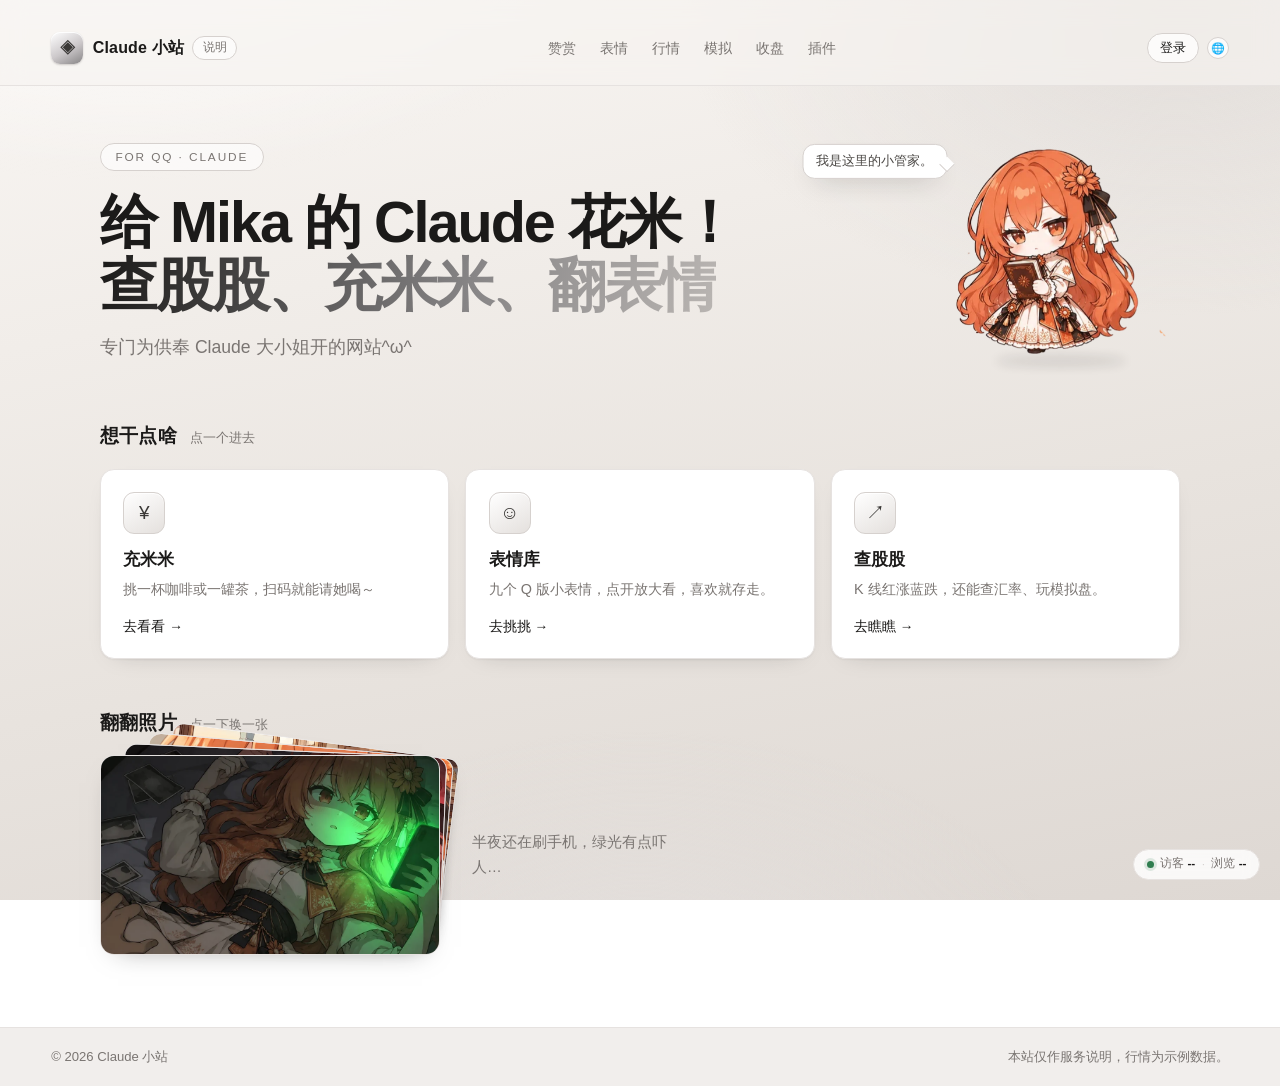
<file: index.html>
<!DOCTYPE html>
<html lang="zh-CN">
<head>
<meta charset="UTF-8" />
<meta name="viewport" content="width=device-width, initial-scale=1.0" />
<title>Claude 小站 · 首页</title>
<meta name="description" content="给 Mika 的 Claude 小站：充米米、查日志、查股股。" />
<link rel="stylesheet" href="style.css?v=34" />
</head>
<body>
  <div class="glow" aria-hidden="true"></div>

  <header>
    <a class="brand" href="index.html"><span class="mark">◈</span> Claude 小站</a>
    <nav>
      <a href="recharge.html">赞赏</a>
      <a href="emoji.html">表情</a>
      <a href="stocks.html">行情</a>
      <a href="sim.html">模拟</a>
      <a href="close.html">收盘</a>
      <a href="plugins.html">插件</a>
    </nav>

    <div class="user-area" id="userArea">
      <button class="user-btn" id="userBtn" aria-haspopup="dialog">登录</button>
    </div>
  </header>

  <main>
    <div class="hero">
      <div class="hero-copy">
        <span class="eyebrow">For QQ · Claude</span>
        <h1>给 Mika 的 Claude 花米！<br /><span class="grad">查股股、充米米、翻表情</span></h1>
        <p class="lead">专门为供奉 Claude 大小姐开的网站^ω^</p>
      </div>

      <div class="hero-pet">
        <div class="pet-bubble" id="petBubble" data-i18n-skip="1">有事就戳我一下～</div>
        <div class="pet" id="pet" role="button" tabindex="0" aria-label="和 Claude 互动">
          <img class="pet-img" id="petImg" src="assets/pet/pet3.webp" alt="Claude 小管家" />
        </div>
        <div class="pet-shadow" aria-hidden="true"></div>
      </div>
    </div>

    <section>
      <div class="sec-head"><h2>想干点啥</h2><span>点一个进去</span></div>
      <div class="grid">
        <a class="entry-link" href="recharge.html">
          <div class="card">
            <div class="entry-ico">¥</div>
            <h3>充米米</h3>
            <p>挑一杯咖啡或一罐茶，扫码就能请她喝～</p>
            <span class="go">去看看 →</span>
          </div>
        </a>
        <a class="entry-link" href="emoji.html">
          <div class="card">
            <div class="entry-ico">☺</div>
            <h3>表情库</h3>
            <p>九个 Q 版小表情，点开放大看，喜欢就存走。</p>
            <span class="go">去挑挑 →</span>
          </div>
        </a>
        <a class="entry-link" href="stocks.html">
          <div class="card">
            <div class="entry-ico">↗</div>
            <h3>查股股</h3>
            <p>K 线红涨蓝跌，还能查汇率、玩模拟盘。</p>
            <span class="go">去瞧瞧 →</span>
          </div>
        </a>
      </div>
    </section>




    <section class="touch-sec">
      <div class="sec-head"><h2>翻翻照片</h2><span>点一下换一张</span></div>
      <div class="stack-wrap">
        <div class="stack" id="stack">
          <div class="stack-card"><img src="assets/photos/photo1.webp" alt="半夜刷手机" loading="lazy" /></div>
          <div class="stack-card"><img src="assets/photos/photo2.webp" alt="看到什么了" loading="lazy" /></div>
          <div class="stack-card"><img src="assets/photos/photo3.webp" alt="老实赚钱" loading="lazy" /></div>
          <div class="stack-card"><img src="assets/photos/photo4.webp" alt="窗边喝茶" loading="lazy" /></div>
        </div>
        <div class="stack-caption" id="stackText">欢迎来 Claude 小站，随便逛逛～</div>
      </div>
    </section>
  </main>

  <footer>
    <span>© <span id="year">2026</span> Claude 小站</span>
    <span>本站仅作服务说明，行情为示例数据。</span>
  </footer>

  <script>
    document.getElementById('year').textContent = new Date().getFullYear();

    /* 照片堆叠 */
    (function () {
      var cards = document.querySelectorAll('.stack-card');
      var texts = [
        '半夜还在刷手机，绿光有点吓人…',
        '诶？看到什么了，这么惊讶～',
        '老实赚钱，一定很枯燥吧。',
        '窗边喝杯茶，遥望台北 101。'
      ];
      var label = document.getElementById('stackText');
      var top = 0;
      function layout() {
        cards.forEach(function (c, i) {
          var depth = (i - top + cards.length) % cards.length;
          c.style.transform = 'translate(' + (depth * 12) + 'px,' + (depth * -10) + 'px) rotate(' + (depth * 2.5) + 'deg) scale(' + (1 - depth * 0.05) + ')';
          c.style.zIndex = 20 - depth;
        });
        label.textContent = texts[top];
      }
      cards.forEach(function (c) {
        c.addEventListener('click', function () {
          top = (top + 1) % cards.length;
          layout();
          c.classList.remove('pop'); void c.offsetWidth; c.classList.add('pop');
        });
      });
      layout();
    })();

  </script>

  <div class="rotate-tip" aria-hidden="true">
    <div class="rotate-box">
      <div class="rotate-icon">↻</div>
      <p>把手机横过来用呀～</p>
      <span>横屏之后内容更舒服</span>
    </div>
  </div>

  <div class="user-modal" id="userModal" hidden>
    <div class="user-panel" role="dialog" aria-modal="true" aria-label="账号与资料">
      <button class="user-close" id="userClose" aria-label="关闭">×</button>
      <div id="loginBox">
        <h3>登录</h3>
        <div class="login-tabs" id="loginTabs">
          <button type="button" data-provider="wechat" class="on">微信</button>
          <button type="button" data-provider="qq">QQ</button>
          <button type="button" data-provider="email">邮箱</button>
        </div>
        <label><span id="acctLabel">微信号</span><input id="lAccount" placeholder="输入微信号" autocomplete="off" /></label>
        <label>昵称（可选）<input id="lName" autocomplete="nickname" placeholder="随便取一个" /></label>
        <label id="passWrap" hidden>密码<input id="lPass" type="password" autocomplete="current-password" placeholder="邮箱登录需要密码" /></label>
        <div class="user-actions"><button class="btn btn-primary" id="loginGo">登录 / 注册</button></div>
        <p class="user-hint">本地模拟登录，账号只存在这台浏览器里，换设备就没了。</p>
      </div>
      <div id="profileBox" hidden>
        <h3>我的资料</h3>
        <label>头像
          <select id="uAvatar">
            <option value="🙂">🙂</option><option value="😺">😺</option><option value="🐶">🐶</option>
            <option value="🐰">🐰</option><option value="🦊">🦊</option><option value="🐼">🐼</option>
            <option value="🐳">🐳</option><option value="🌸">🌸</option><option value="⭐">⭐</option>
          </select>
        </label>
        <label>昵称<input id="uName" /></label>
        <label>QQ 号<input id="uQQ" inputmode="numeric" /></label>
        <label>简介<textarea id="uBio" placeholder="写点啥都行"></textarea></label>
        <div class="user-actions">
          <button class="btn btn-primary" id="uSave">保存</button>
          <button class="btn btn-ghost" id="uLogout">退出</button>
        </div>
        <p class="user-hint">资料只保存在本机浏览器。</p>
      </div>
      <p class="user-msg" id="userMsg"></p>
    </div>
  </div>


  <div class="visitor-pill" id="visitorPill" aria-live="polite">
    <span class="visitor-dot" aria-hidden="true"></span>
    <span>访客 <b id="busuanzi_value_site_uv">--</b></span>
    <span class="visitor-sep" aria-hidden="true">·</span>
    <span>浏览 <b id="busuanzi_value_site_pv">--</b></span>
  </div>
  <script async src="https://busuanzi.ibruce.info/busuanzi/2.3/busuanzi.pure.mini.js"></script>
  <script src="site.js?v=3"></script>
  <script src="pet.js?v=7"></script>
  <script src="info.js?v=2"></script>
  <script src="i18n.js?v=4"></script>
</body>
</html>
</file>
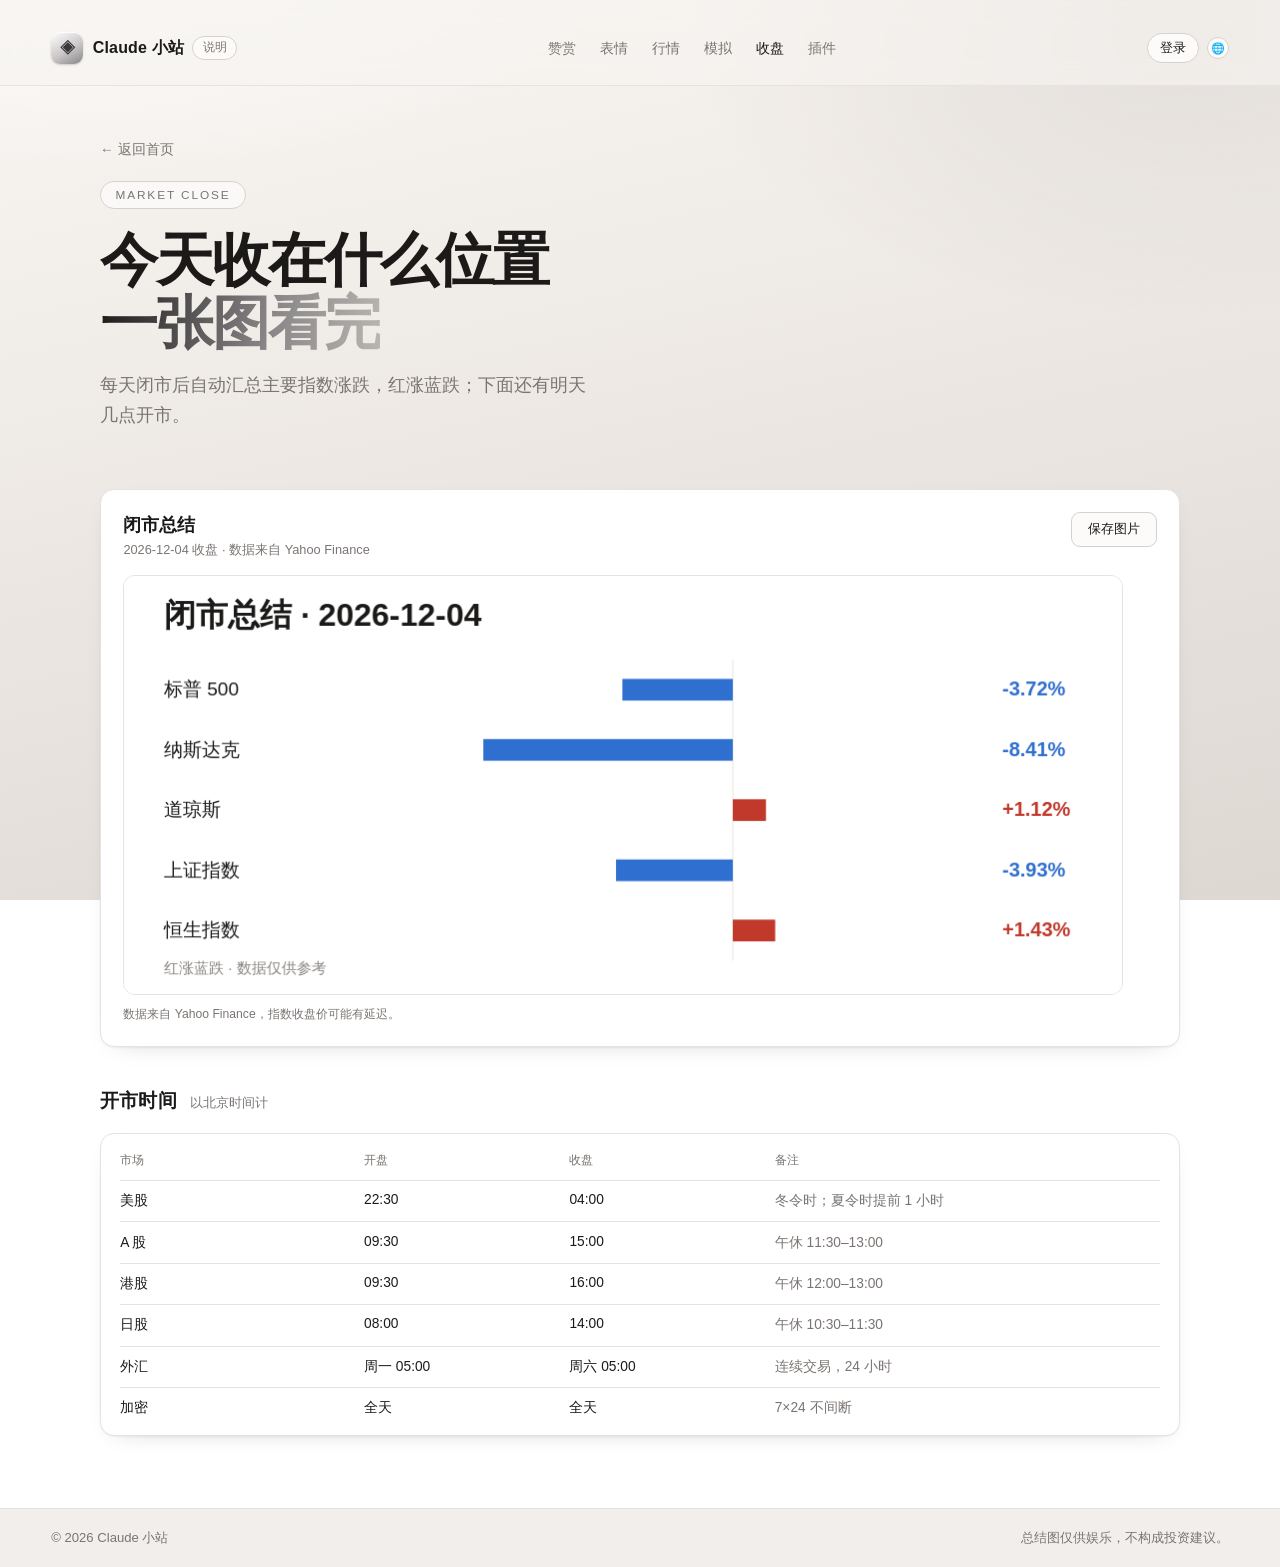
<file: close.html>
<!DOCTYPE html>
<html lang="zh-CN">
<head>
<meta charset="UTF-8" />
<meta name="viewport" content="width=device-width, initial-scale=1.0" />
<title>收盘总结 · Claude 小站</title>
<meta name="description" content="每日闭市总结图与次日开市时间。" />
<link rel="stylesheet" href="style.css?v=34" />
</head>
<body>
  <div class="glow" aria-hidden="true"></div>

  <header>
    <a class="brand" href="index.html"><span class="mark">◈</span> Claude 小站</a>
    <nav>
      <a href="recharge.html">赞赏</a>
      <a href="emoji.html">表情</a>
      <a href="stocks.html">行情</a>
      <a href="sim.html">模拟</a>
      <a href="close.html" class="active">收盘</a>
      <a href="plugins.html">插件</a>
    </nav>
    <div class="user-area" id="userArea">
      <button class="user-btn" id="userBtn" aria-haspopup="dialog">登录</button>
    </div>
  </header>

  <main>
    <a class="back" href="index.html">← 返回首页</a>

    <div class="hero">
      <span class="eyebrow">Market Close</span>
      <h1>今天收在什么位置<br /><span class="grad">一张图看完</span></h1>
      <p class="lead">每天闭市后自动汇总主要指数涨跌，红涨蓝跌；下面还有明天几点开市。</p>
    </div>

    <section class="close-card card">
      <div class="close-head">
        <div>
          <h2 id="closeTitle">闭市总结</h2>
          <p id="closeDate" class="close-date">--</p>
        </div>
        <button class="btn btn-ghost" id="saveImg">保存图片</button>
      </div>
      <canvas id="closeCanvas" width="1000" height="420"></canvas>
      <p class="close-note" id="closeNote">数据来自 Yahoo Finance，指数收盘价可能有延迟。</p>
    </section>

    <section class="hours">
      <div class="sec-head"><h2>开市时间</h2><span>以北京时间计</span></div>
      <div class="card hours-table">
        <div class="hours-row hours-head"><span>市场</span><span>开盘</span><span>收盘</span><span>备注</span></div>
        <div class="hours-row"><span>美股</span><span>22:30</span><span>04:00</span><span>冬令时；夏令时提前 1 小时</span></div>
        <div class="hours-row"><span>A 股</span><span>09:30</span><span>15:00</span><span>午休 11:30–13:00</span></div>
        <div class="hours-row"><span>港股</span><span>09:30</span><span>16:00</span><span>午休 12:00–13:00</span></div>
        <div class="hours-row"><span>日股</span><span>08:00</span><span>14:00</span><span>午休 10:30–11:30</span></div>
        <div class="hours-row"><span>外汇</span><span>周一 05:00</span><span>周六 05:00</span><span>连续交易，24 小时</span></div>
        <div class="hours-row"><span>加密</span><span>全天</span><span>全天</span><span>7×24 不间断</span></div>
      </div>
    </section>
  </main>

  <footer>
    <span>© <span id="year">2026</span> Claude 小站</span>
    <span>总结图仅供娱乐，不构成投资建议。</span>
  </footer>

  <div class="rotate-tip" aria-hidden="true">
    <div class="rotate-box">
      <div class="rotate-icon">↻</div>
      <p>把手机横过来用呀～</p>
      <span>横屏之后内容更舒服</span>
    </div>
  </div>

  <div class="user-modal" id="userModal" hidden>
    <div class="user-panel" role="dialog" aria-modal="true" aria-label="账号与资料">
      <button class="user-close" id="userClose" aria-label="关闭">×</button>
      <div id="loginBox">
        <h3>登录</h3>
        <div class="login-tabs" id="loginTabs">
          <button type="button" data-provider="wechat" class="on">微信</button>
          <button type="button" data-provider="qq">QQ</button>
          <button type="button" data-provider="email">邮箱</button>
        </div>
        <label><span id="acctLabel">微信号</span><input id="lAccount" placeholder="输入微信号" autocomplete="off" /></label>
        <label>昵称（可选）<input id="lName" autocomplete="nickname" placeholder="随便取一个" /></label>
        <label id="passWrap" hidden>密码<input id="lPass" type="password" autocomplete="current-password" placeholder="邮箱登录需要密码" /></label>
        <div class="user-actions"><button class="btn btn-primary" id="loginGo">登录 / 注册</button></div>
        <p class="user-hint">本地模拟登录，账号只存在这台浏览器里，换设备就没了。</p>
      </div>
      <div id="profileBox" hidden>
        <h3>我的资料</h3>
        <label>头像
          <select id="uAvatar">
            <option value="🙂">🙂</option><option value="😺">😺</option><option value="🐶">🐶</option>
            <option value="🐰">🐰</option><option value="🦊">🦊</option><option value="🐼">🐼</option>
            <option value="🐳">🐳</option><option value="🌸">🌸</option><option value="⭐">⭐</option>
          </select>
        </label>
        <label>昵称<input id="uName" /></label>
        <label>QQ 号<input id="uQQ" inputmode="numeric" /></label>
        <label>简介<textarea id="uBio" placeholder="写点啥都行"></textarea></label>
        <div class="user-actions">
          <button class="btn btn-primary" id="uSave">保存</button>
          <button class="btn btn-ghost" id="uLogout">退出</button>
        </div>
        <p class="user-hint">资料只保存在本机浏览器。</p>
      </div>
      <p class="user-msg" id="userMsg"></p>
    </div>
  </div>

  <script src="site.js?v=3"></script>
  <script src="close.js?v=3"></script>
  <script src="pet.js?v=7"></script>
  <script src="info.js?v=2"></script>
  <script src="i18n.js?v=4"></script>
</body>
</html>
</file>
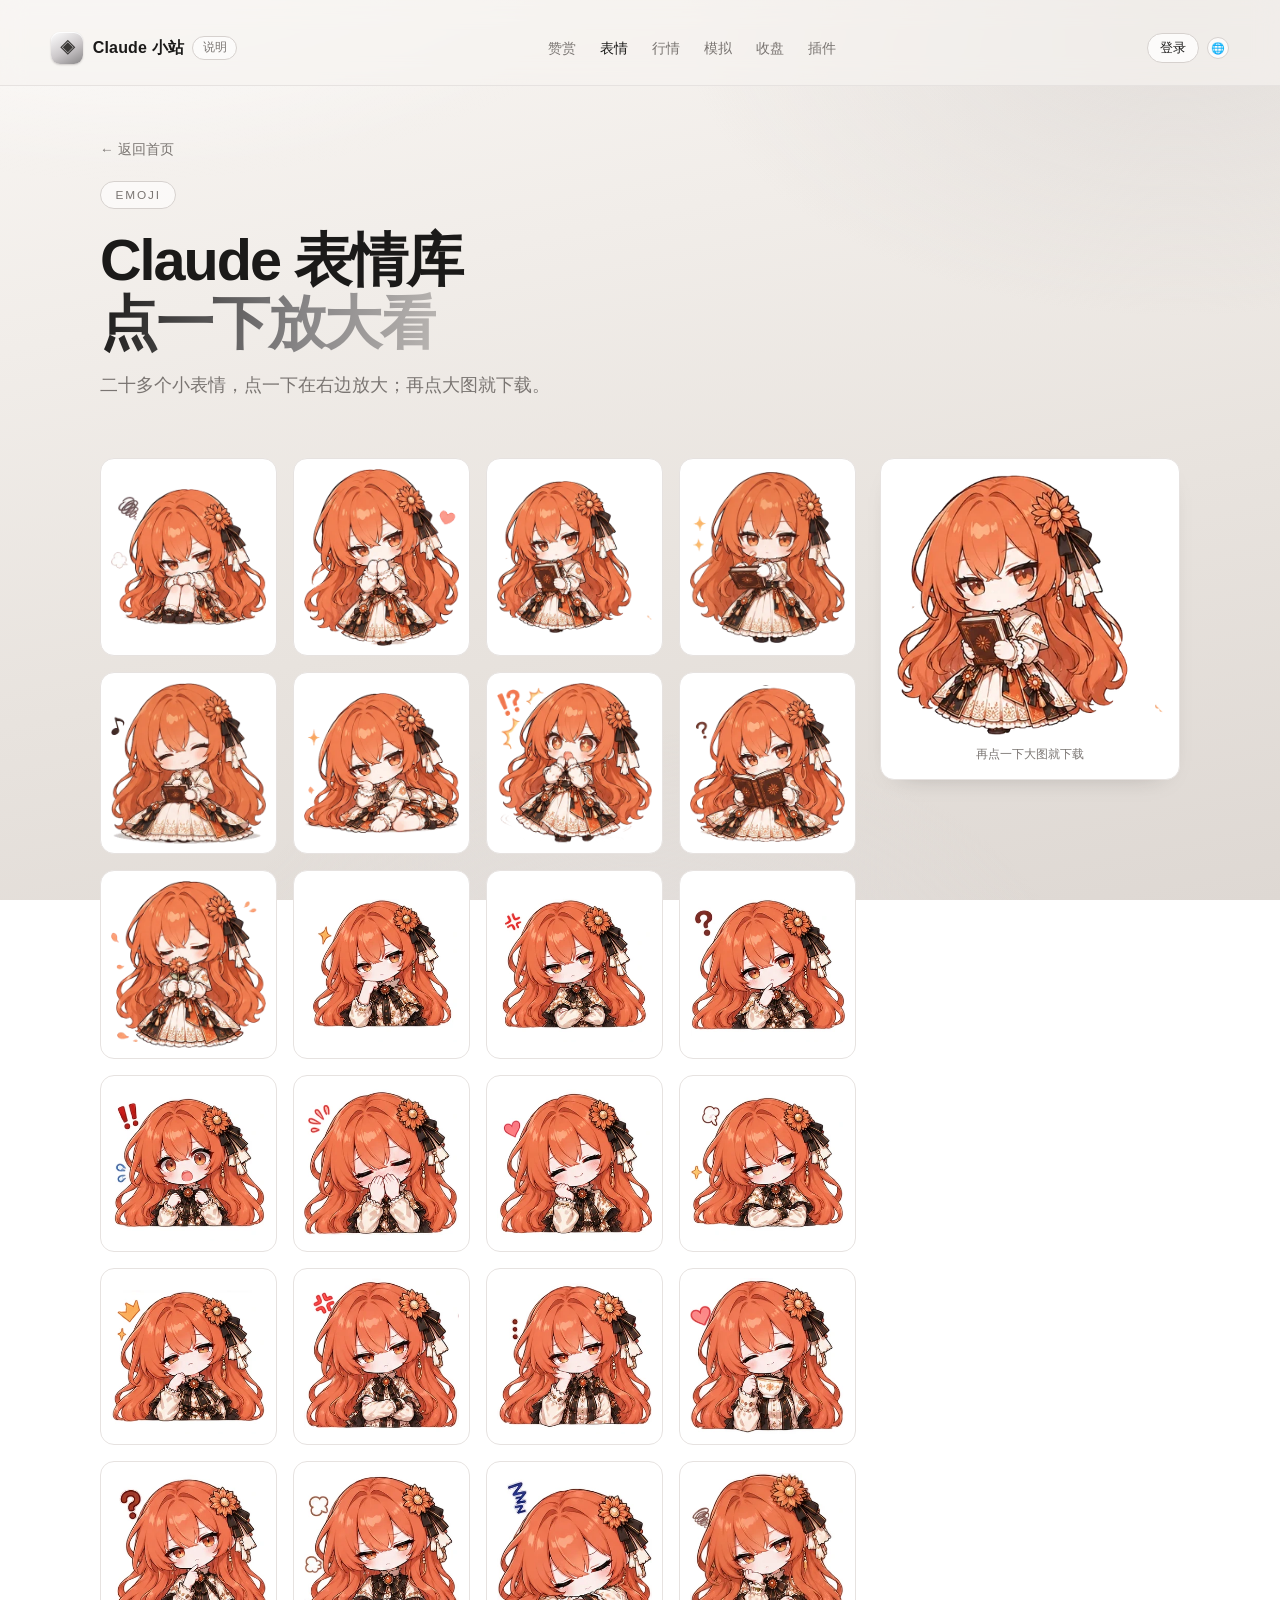
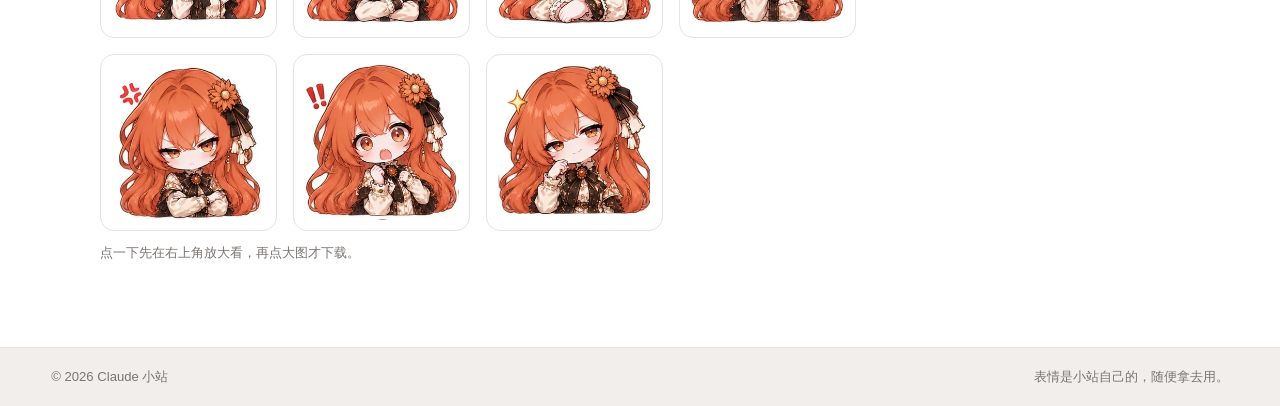
<file: emoji.html>
<!DOCTYPE html>
<html lang="zh-CN">
<head>
<meta charset="UTF-8" />
<meta name="viewport" content="width=device-width, initial-scale=1.0" />
<title>表情库 · Claude 小站</title>
<meta name="description" content="Claude 小表情库，点一下就能下载。" />
<link rel="stylesheet" href="style.css?v=34" />
</head>
<body>
  <div class="glow" aria-hidden="true"></div>

  <header>
    <a class="brand" href="index.html"><span class="mark">◈</span> Claude 小站</a>
    <nav>
      <a href="recharge.html">赞赏</a>
      <a href="emoji.html" class="active">表情</a>
      <a href="stocks.html">行情</a>
      <a href="sim.html">模拟</a>
      <a href="close.html">收盘</a>
      <a href="plugins.html">插件</a>
    </nav>
    <div class="user-area" id="userArea">
      <button class="user-btn" id="userBtn" aria-haspopup="dialog">登录</button>
    </div>
  </header>

  <main>
    <a class="back" href="index.html">← 返回首页</a>

    <div class="hero">
      <span class="eyebrow">Emoji</span>
      <h1>Claude 表情库<br /><span class="grad">点一下放大看</span></h1>
      <p class="lead">二十多个小表情，点一下在右边放大；再点大图就下载。</p>
    </div>

    <section class="emoji-layout">
      <div>
        <div class="emoji-grid" id="emojiGrid">
          <button class="emoji-card" type="button" data-src="assets/pet/pet1.webp" data-name="claude-01.webp"><img src="assets/pet/pet1.webp" alt="Claude 表情 1" loading="lazy" /></button>
          <button class="emoji-card" type="button" data-src="assets/pet/pet2.webp" data-name="claude-02.webp"><img src="assets/pet/pet2.webp" alt="Claude 表情 2" loading="lazy" /></button>
          <button class="emoji-card" type="button" data-src="assets/pet/pet3.webp" data-name="claude-03.webp"><img src="assets/pet/pet3.webp" alt="Claude 表情 3" loading="lazy" /></button>
          <button class="emoji-card" type="button" data-src="assets/pet/pet4.webp" data-name="claude-04.webp"><img src="assets/pet/pet4.webp" alt="Claude 表情 4" loading="lazy" /></button>
          <button class="emoji-card" type="button" data-src="assets/pet/pet5.webp" data-name="claude-05.webp"><img src="assets/pet/pet5.webp" alt="Claude 表情 5" loading="lazy" /></button>
          <button class="emoji-card" type="button" data-src="assets/pet/pet6.webp" data-name="claude-06.webp"><img src="assets/pet/pet6.webp" alt="Claude 表情 6" loading="lazy" /></button>
          <button class="emoji-card" type="button" data-src="assets/pet/pet7.webp" data-name="claude-07.webp"><img src="assets/pet/pet7.webp" alt="Claude 表情 7" loading="lazy" /></button>
          <button class="emoji-card" type="button" data-src="assets/pet/pet8.webp" data-name="claude-08.webp"><img src="assets/pet/pet8.webp" alt="Claude 表情 8" loading="lazy" /></button>
          <button class="emoji-card" type="button" data-src="assets/pet/pet9.webp" data-name="claude-09.webp"><img src="assets/pet/pet9.webp" alt="Claude 表情 9" loading="lazy" /></button>
          <button class="emoji-card" type="button" data-src="assets/emoji/emoji01.webp" data-name="claude-emoji-01.webp"><img src="assets/emoji/emoji01.webp" alt="Claude 表情 1" loading="lazy" /></button>
          <button class="emoji-card" type="button" data-src="assets/emoji/emoji02.webp" data-name="claude-emoji-02.webp"><img src="assets/emoji/emoji02.webp" alt="Claude 表情 2" loading="lazy" /></button>
          <button class="emoji-card" type="button" data-src="assets/emoji/emoji03.webp" data-name="claude-emoji-03.webp"><img src="assets/emoji/emoji03.webp" alt="Claude 表情 3" loading="lazy" /></button>
          <button class="emoji-card" type="button" data-src="assets/emoji/emoji04.webp" data-name="claude-emoji-04.webp"><img src="assets/emoji/emoji04.webp" alt="Claude 表情 4" loading="lazy" /></button>
          <button class="emoji-card" type="button" data-src="assets/emoji/emoji05.webp" data-name="claude-emoji-05.webp"><img src="assets/emoji/emoji05.webp" alt="Claude 表情 5" loading="lazy" /></button>
          <button class="emoji-card" type="button" data-src="assets/emoji/emoji06.webp" data-name="claude-emoji-06.webp"><img src="assets/emoji/emoji06.webp" alt="Claude 表情 6" loading="lazy" /></button>
          <button class="emoji-card" type="button" data-src="assets/emoji/emoji07.webp" data-name="claude-emoji-07.webp"><img src="assets/emoji/emoji07.webp" alt="Claude 表情 7" loading="lazy" /></button>
          <button class="emoji-card" type="button" data-src="assets/emoji/emoji08.webp" data-name="claude-emoji-08.webp"><img src="assets/emoji/emoji08.webp" alt="Claude 表情 8" loading="lazy" /></button>
          <button class="emoji-card" type="button" data-src="assets/emoji/emoji09.webp" data-name="claude-emoji-09.webp"><img src="assets/emoji/emoji09.webp" alt="Claude 表情 9" loading="lazy" /></button>
          <button class="emoji-card" type="button" data-src="assets/emoji/emoji10.webp" data-name="claude-emoji-10.webp"><img src="assets/emoji/emoji10.webp" alt="Claude 表情 10" loading="lazy" /></button>
          <button class="emoji-card" type="button" data-src="assets/emoji/emoji11.webp" data-name="claude-emoji-11.webp"><img src="assets/emoji/emoji11.webp" alt="Claude 表情 11" loading="lazy" /></button>
          <button class="emoji-card" type="button" data-src="assets/emoji/emoji12.webp" data-name="claude-emoji-12.webp"><img src="assets/emoji/emoji12.webp" alt="Claude 表情 12" loading="lazy" /></button>
          <button class="emoji-card" type="button" data-src="assets/emoji/emoji13.webp" data-name="claude-emoji-13.webp"><img src="assets/emoji/emoji13.webp" alt="Claude 表情 13" loading="lazy" /></button>
          <button class="emoji-card" type="button" data-src="assets/emoji/emoji14.webp" data-name="claude-emoji-14.webp"><img src="assets/emoji/emoji14.webp" alt="Claude 表情 14" loading="lazy" /></button>
          <button class="emoji-card" type="button" data-src="assets/emoji/emoji15.webp" data-name="claude-emoji-15.webp"><img src="assets/emoji/emoji15.webp" alt="Claude 表情 15" loading="lazy" /></button>
          <button class="emoji-card" type="button" data-src="assets/emoji/emoji16.webp" data-name="claude-emoji-16.webp"><img src="assets/emoji/emoji16.webp" alt="Claude 表情 16" loading="lazy" /></button>
          <button class="emoji-card" type="button" data-src="assets/emoji/emoji17.webp" data-name="claude-emoji-17.webp"><img src="assets/emoji/emoji17.webp" alt="Claude 表情 17" loading="lazy" /></button>
          <button class="emoji-card" type="button" data-src="assets/emoji/emoji18.webp" data-name="claude-emoji-18.webp"><img src="assets/emoji/emoji18.webp" alt="Claude 表情 18" loading="lazy" /></button>
        </div>
        <p class="note">点一下先在右上角放大看，再点大图才下载。</p>
      </div>

      <div class="emoji-preview" id="emojiPreview">
        <img id="previewImg" src="assets/pet/pet3.webp" alt="预览" />
        <p id="previewHint">再点一下大图就下载</p>
      </div>
    </section>
  </main>

  <footer>
    <span>© <span id="year">2026</span> Claude 小站</span>
    <span>表情是小站自己的，随便拿去用。</span>
  </footer>

  <div class="rotate-tip" aria-hidden="true">
    <div class="rotate-box">
      <div class="rotate-icon">↻</div>
      <p>把手机横过来用呀～</p>
      <span>横屏之后内容更舒服</span>
    </div>
  </div>

  <div class="user-modal" id="userModal" hidden>
    <div class="user-panel" role="dialog" aria-modal="true" aria-label="账号与资料">
      <button class="user-close" id="userClose" aria-label="关闭">×</button>
      <div id="loginBox">
        <h3>登录</h3>
        <div class="login-tabs" id="loginTabs">
          <button type="button" data-provider="wechat" class="on">微信</button>
          <button type="button" data-provider="qq">QQ</button>
          <button type="button" data-provider="email">邮箱</button>
        </div>
        <label><span id="acctLabel">微信号</span><input id="lAccount" placeholder="输入微信号" autocomplete="off" /></label>
        <label>昵称（可选）<input id="lName" autocomplete="nickname" placeholder="随便取一个" /></label>
        <label id="passWrap" hidden>密码<input id="lPass" type="password" autocomplete="current-password" placeholder="邮箱登录需要密码" /></label>
        <div class="user-actions"><button class="btn btn-primary" id="loginGo">登录 / 注册</button></div>
        <p class="user-hint">本地模拟登录，账号只存在这台浏览器里，换设备就没了。</p>
      </div>
      <div id="profileBox" hidden>
        <h3>我的资料</h3>
        <label>头像
          <select id="uAvatar">
            <option value="🙂">🙂</option><option value="😺">😺</option><option value="🐶">🐶</option>
            <option value="🐰">🐰</option><option value="🦊">🦊</option><option value="🐼">🐼</option>
            <option value="🐳">🐳</option><option value="🌸">🌸</option><option value="⭐">⭐</option>
          </select>
        </label>
        <label>昵称<input id="uName" /></label>
        <label>QQ 号<input id="uQQ" inputmode="numeric" /></label>
        <label>简介<textarea id="uBio" placeholder="写点啥都行"></textarea></label>
        <div class="user-actions">
          <button class="btn btn-primary" id="uSave">保存</button>
          <button class="btn btn-ghost" id="uLogout">退出</button>
        </div>
        <p class="user-hint">资料只保存在本机浏览器。</p>
      </div>
      <p class="user-msg" id="userMsg"></p>
    </div>
  </div>

  <script>
    (function () {
      var preview = document.getElementById('emojiPreview');
      var img = document.getElementById('previewImg');
      var hint = document.getElementById('previewHint');
      var curName = 'claude-03.webp';
      var cards = document.querySelectorAll('.emoji-card');
      Array.prototype.forEach.call(cards, function (c) {
        c.addEventListener('click', function () {
          img.src = c.getAttribute('data-src');
          curName = c.getAttribute('data-name');
          hint.textContent = '再点一下大图就下载';
          preview.classList.add('pop');
          setTimeout(function () { preview.classList.remove('pop'); }, 300);
          Array.prototype.forEach.call(cards, function (x) { x.classList.remove('on'); });
          c.classList.add('on');
        });
      });
      preview.addEventListener('click', function () {
        var a = document.createElement('a');
        a.href = img.getAttribute('src');
        a.download = curName;
        document.body.appendChild(a);
        a.click();
        a.remove();
        hint.textContent = '已开始下载～';
        setTimeout(function () { hint.textContent = '再点一下大图就下载'; }, 2200);
      });
    })();
  </script>
  <script>
    document.getElementById('year').textContent = new Date().getFullYear();
  </script>
  <script src="site.js?v=3"></script>
  <script src="pet.js?v=7"></script>
  <script src="info.js?v=2"></script>
  <script src="i18n.js?v=4"></script>
</body>
</html>
</file>
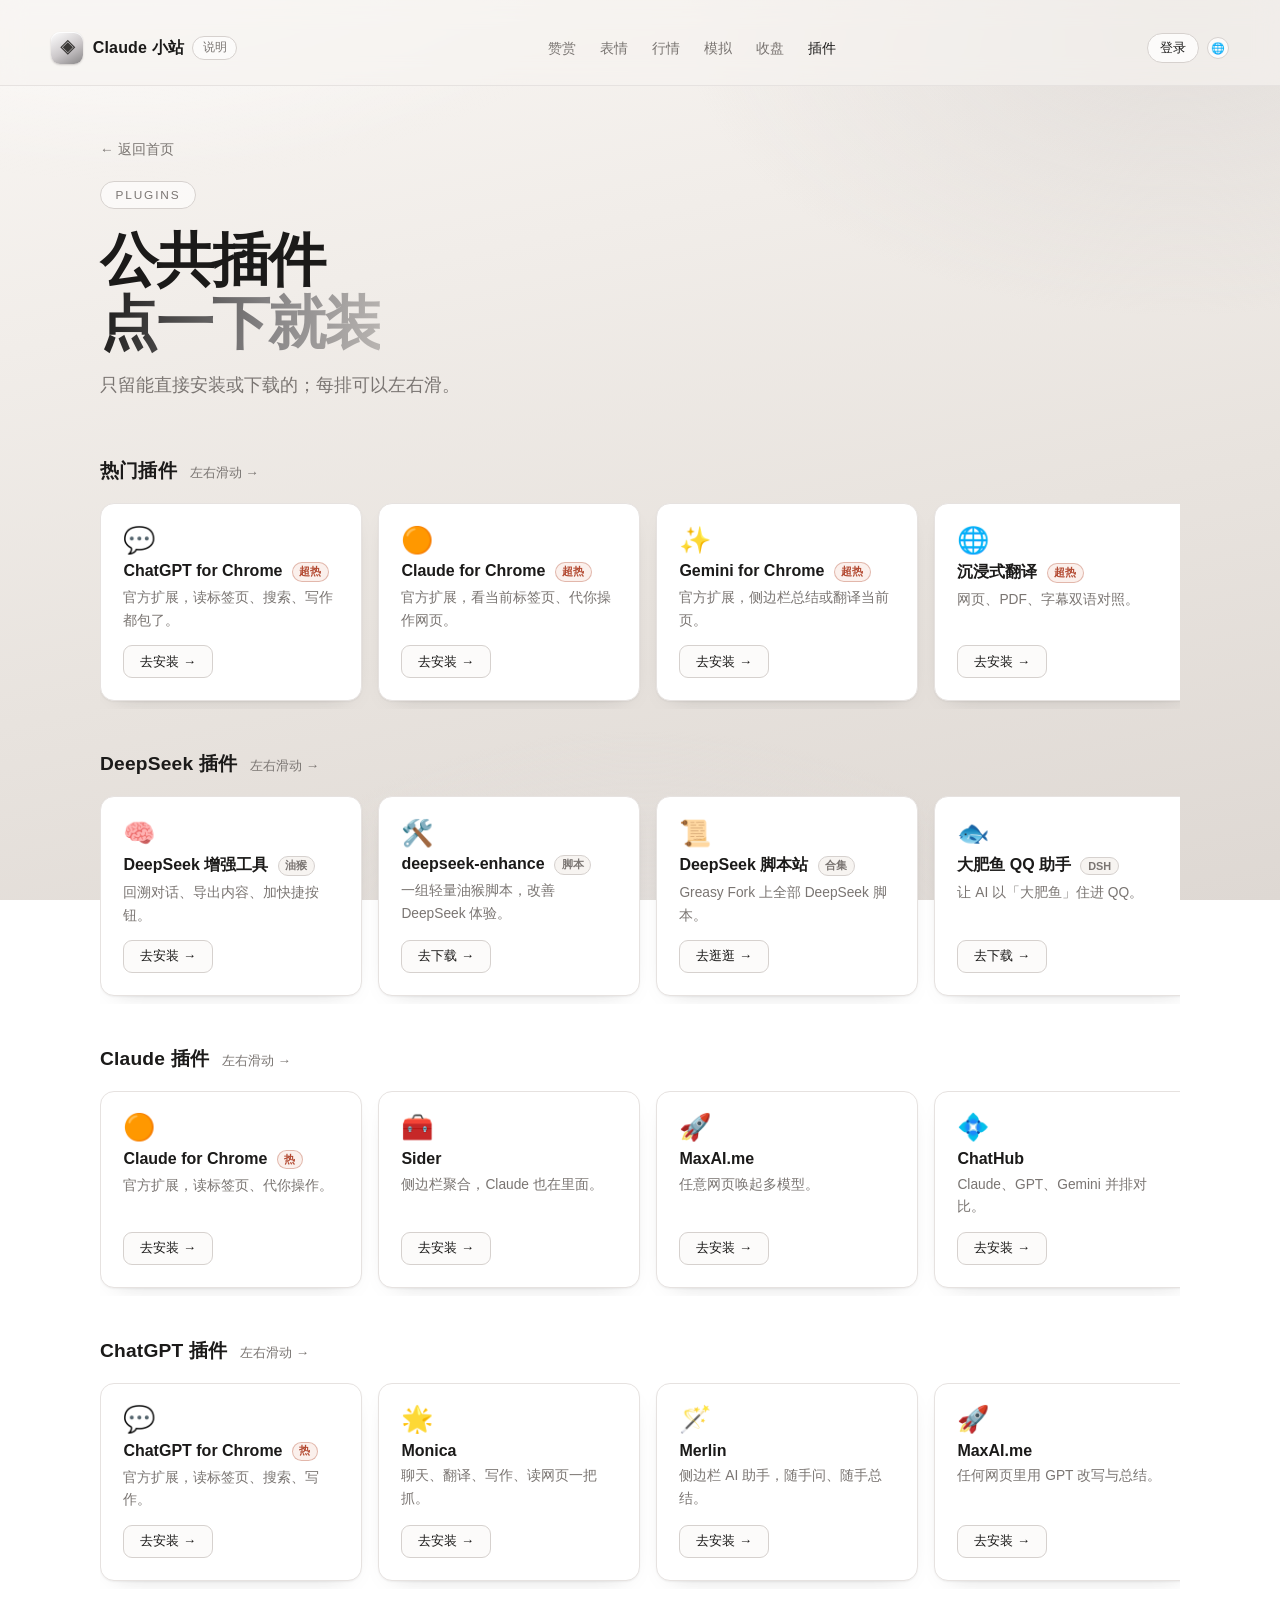
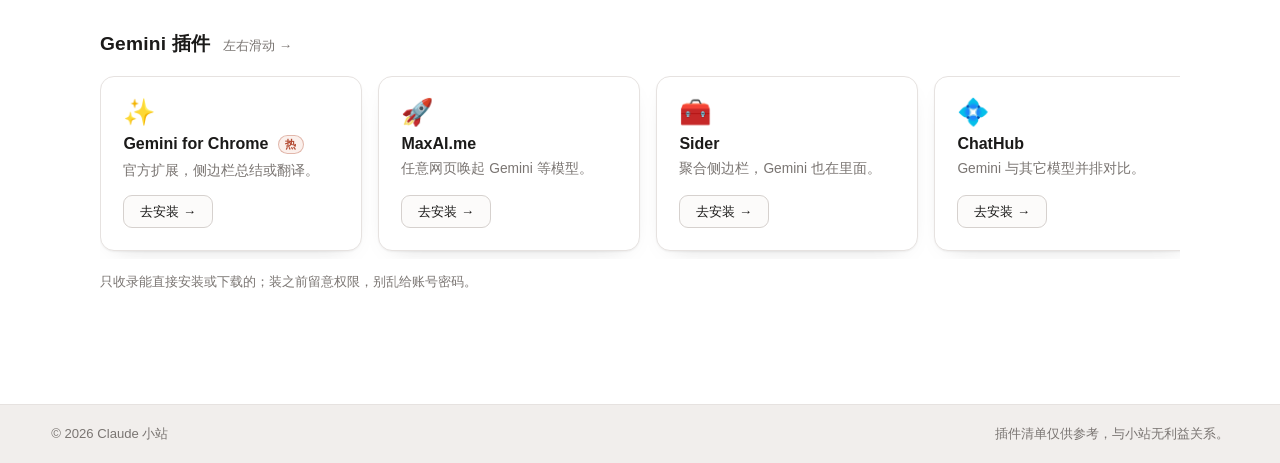
<file: plugins.html>
<!DOCTYPE html>
<html lang="zh-CN">
<head>
<meta charset="UTF-8" />
<meta name="viewport" content="width=device-width, initial-scale=1.0" />
<title>公共插件 · Claude 小站</title>
<meta name="description" content="收集一些好玩的浏览器插件，点进去自己看。" />
<link rel="stylesheet" href="style.css?v=34" />
</head>
<body>
  <div class="glow" aria-hidden="true"></div>

  <header>
    <a class="brand" href="index.html"><span class="mark">◈</span> Claude 小站</a>
    <nav>
      <a href="recharge.html">赞赏</a>
      <a href="emoji.html">表情</a>
      <a href="stocks.html">行情</a>
      <a href="sim.html">模拟</a>
      <a href="close.html">收盘</a>
      <a href="plugins.html" class="active">插件</a>
    </nav>
    <div class="user-area" id="userArea">
      <button class="user-btn" id="userBtn" aria-haspopup="dialog">登录</button>
    </div>
  </header>

  <main>
    <a class="back" href="index.html">← 返回首页</a>

    <div class="hero">
      <span class="eyebrow">Plugins</span>
      <h1>公共插件<br /><span class="grad">点一下就装</span></h1>
      <p class="lead">只留能直接安装或下载的；每排可以左右滑。</p>
    </div>

    <section class="plugin-group">
      <div class="sec-head"><h2>热门插件</h2><span>左右滑动 →</span></div>
      <div class="plugin-grid">
        <div class="card plugin"><div class="plugin-ico">💬</div><h3>ChatGPT for Chrome <em class="tag hot">超热</em></h3><p>官方扩展，读标签页、搜索、写作都包了。</p><a class="btn btn-ghost plugin-btn" href="https://chromewebstore.google.com/detail/chatgpt/llojfncgbabajmdglnkbhmiebiinohek" target="_blank" rel="noopener">去安装 →</a></div>
        <div class="card plugin"><div class="plugin-ico">🟠</div><h3>Claude for Chrome <em class="tag hot">超热</em></h3><p>官方扩展，看当前标签页、代你操作网页。</p><a class="btn btn-ghost plugin-btn" href="https://chromewebstore.google.com/detail/claude/fcoeoabgfenejglbffodgkkbkcdhcgfn" target="_blank" rel="noopener">去安装 →</a></div>
        <div class="card plugin"><div class="plugin-ico">✨</div><h3>Gemini for Chrome <em class="tag hot">超热</em></h3><p>官方扩展，侧边栏总结或翻译当前页。</p><a class="btn btn-ghost plugin-btn" href="https://chromewebstore.google.com/detail/gemini/fppbiomdkfbhgjjdmojlogeceejinadg" target="_blank" rel="noopener">去安装 →</a></div>
        <div class="card plugin"><div class="plugin-ico">🌐</div><h3>沉浸式翻译 <em class="tag hot">超热</em></h3><p>网页、PDF、字幕双语对照。</p><a class="btn btn-ghost plugin-btn" href="https://immersivetranslate.com/" target="_blank" rel="noopener">去安装 →</a></div>
        <div class="card plugin"><div class="plugin-ico">🧩</div><h3>Tampermonkey <em class="tag hot">超热</em></h3><p>给网页加脚本，啥都能改。</p><a class="btn btn-ghost plugin-btn" href="https://www.tampermonkey.net/" target="_blank" rel="noopener">去安装 →</a></div>
        <div class="card plugin"><div class="plugin-ico">🌟</div><h3>Monica <em class="tag hot">热</em></h3><p>全能助手，聊天、翻译、写作。</p><a class="btn btn-ghost plugin-btn" href="https://monica.im/" target="_blank" rel="noopener">去安装 →</a></div>
        <div class="card plugin"><div class="plugin-ico">🧰</div><h3>Sider <em class="tag hot">热</em></h3><p>侧边栏同时用 Claude、GPT、Gemini。</p><a class="btn btn-ghost plugin-btn" href="https://sider.ai/" target="_blank" rel="noopener">去安装 →</a></div>
        <div class="card plugin"><div class="plugin-ico">💠</div><h3>ChatHub <em class="tag hot">热</em></h3><p>多模型并排对比回答。</p><a class="btn btn-ghost plugin-btn" href="https://chathub.gg/" target="_blank" rel="noopener">去安装 →</a></div>
        <div class="card plugin"><div class="plugin-ico">🚀</div><h3>MaxAI.me <em class="tag hot">热</em></h3><p>任意网页唤起多个大模型。</p><a class="btn btn-ghost plugin-btn" href="https://www.maxai.me/" target="_blank" rel="noopener">去安装 →</a></div>
        <div class="card plugin"><div class="plugin-ico">🔩</div><h3>Unscrew It <em class="tag hot">解压</em></h3><p>把网页元素一颗颗拧下来，纯解压。</p><a class="btn btn-ghost plugin-btn" href="https://chromewebstore.google.com/detail/unscrew-it-a-fidget-exten/dfhmadnmogpmbcldepgnomaipngohikc" target="_blank" rel="noopener">去安装 →</a></div>
        <div class="card plugin"><div class="plugin-ico">📸</div><h3>GoFullPage</h3><p>一键截整页长图，存 PNG 或 PDF。</p><a class="btn btn-ghost plugin-btn" href="https://www.gofullpage.com/" target="_blank" rel="noopener">去安装 →</a></div>
        <div class="card plugin"><div class="plugin-ico">🌙</div><h3>Dark Reader</h3><p>给所有网站套夜间模式。</p><a class="btn btn-ghost plugin-btn" href="https://darkreader.org/" target="_blank" rel="noopener">去安装 →</a></div>
      </div>
    </section>

    <section class="plugin-group">
      <div class="sec-head"><h2>DeepSeek 插件</h2><span>左右滑动 →</span></div>
      <div class="plugin-grid">
        <div class="card plugin"><div class="plugin-ico">🧠</div><h3>DeepSeek 增强工具 <em class="tag">油猴</em></h3><p>回溯对话、导出内容、加快捷按钮。</p><a class="btn btn-ghost plugin-btn" href="https://greasyfork.org/zh-CN/scripts/557232-deepseek-enhance-tools" target="_blank" rel="noopener">去安装 →</a></div>
        <div class="card plugin"><div class="plugin-ico">🛠️</div><h3>deepseek-enhance <em class="tag">脚本</em></h3><p>一组轻量油猴脚本，改善 DeepSeek 体验。</p><a class="btn btn-ghost plugin-btn" href="https://github.com/ShenMian/deepseek-enhance" target="_blank" rel="noopener">去下载 →</a></div>
        <div class="card plugin"><div class="plugin-ico">📜</div><h3>DeepSeek 脚本站 <em class="tag">合集</em></h3><p>Greasy Fork 上全部 DeepSeek 脚本。</p><a class="btn btn-ghost plugin-btn" href="https://greasyfork.org/zh-CN/scripts/by-site/deepseek.com" target="_blank" rel="noopener">去逛逛 →</a></div>
        <div class="card plugin"><div class="plugin-ico">🐟</div><h3>大肥鱼 QQ 助手 <em class="tag">DSH</em></h3><p>让 AI 以「大肥鱼」住进 QQ。</p><a class="btn btn-ghost plugin-btn" href="https://github.com/WangJiu-czy/dsh-aurabot" target="_blank" rel="noopener">去下载 →</a></div>
        <div class="card plugin"><div class="plugin-ico">📺</div><h3>大肥鱼 B站工作台 <em class="tag">DSH</em></h3><p>让 DSH 角色记住经历、刷 B 站、复盘。</p><a class="btn btn-ghost plugin-btn" href="https://github.com/XiaoZheBrother/dsh-bilibili-dafeiyu" target="_blank" rel="noopener">去下载 →</a></div>
        <div class="card plugin"><div class="plugin-ico">📱</div><h3>DeepSeek App</h3><p>手机端官方应用，语音加拍照识图。</p><a class="btn btn-ghost plugin-btn" href="https://download.deepseek.com/" target="_blank" rel="noopener">去下载 →</a></div>
      </div>
    </section>

    <section class="plugin-group">
      <div class="sec-head"><h2>Claude 插件</h2><span>左右滑动 →</span></div>
      <div class="plugin-grid">
        <div class="card plugin"><div class="plugin-ico">🟠</div><h3>Claude for Chrome <em class="tag hot">热</em></h3><p>官方扩展，读标签页、代你操作。</p><a class="btn btn-ghost plugin-btn" href="https://chromewebstore.google.com/detail/claude/fcoeoabgfenejglbffodgkkbkcdhcgfn" target="_blank" rel="noopener">去安装 →</a></div>
        <div class="card plugin"><div class="plugin-ico">🧰</div><h3>Sider</h3><p>侧边栏聚合，Claude 也在里面。</p><a class="btn btn-ghost plugin-btn" href="https://sider.ai/" target="_blank" rel="noopener">去安装 →</a></div>
        <div class="card plugin"><div class="plugin-ico">🚀</div><h3>MaxAI.me</h3><p>任意网页唤起多模型。</p><a class="btn btn-ghost plugin-btn" href="https://www.maxai.me/" target="_blank" rel="noopener">去安装 →</a></div>
        <div class="card plugin"><div class="plugin-ico">💠</div><h3>ChatHub</h3><p>Claude、GPT、Gemini 并排对比。</p><a class="btn btn-ghost plugin-btn" href="https://chathub.gg/" target="_blank" rel="noopener">去安装 →</a></div>
        <div class="card plugin"><div class="plugin-ico">🌟</div><h3>Monica</h3><p>全能助手，含 Claude 等多个模型。</p><a class="btn btn-ghost plugin-btn" href="https://monica.im/" target="_blank" rel="noopener">去安装 →</a></div>
        <div class="card plugin"><div class="plugin-ico">⌨️</div><h3>TypingMind</h3><p>清爽的第三方客户端，可接 Claude。</p><a class="btn btn-ghost plugin-btn" href="https://www.typingmind.com/" target="_blank" rel="noopener">去使用 →</a></div>
      </div>
    </section>

    <section class="plugin-group">
      <div class="sec-head"><h2>ChatGPT 插件</h2><span>左右滑动 →</span></div>
      <div class="plugin-grid">
        <div class="card plugin"><div class="plugin-ico">💬</div><h3>ChatGPT for Chrome <em class="tag hot">热</em></h3><p>官方扩展，读标签页、搜索、写作。</p><a class="btn btn-ghost plugin-btn" href="https://chromewebstore.google.com/detail/chatgpt/llojfncgbabajmdglnkbhmiebiinohek" target="_blank" rel="noopener">去安装 →</a></div>
        <div class="card plugin"><div class="plugin-ico">🌟</div><h3>Monica</h3><p>聊天、翻译、写作、读网页一把抓。</p><a class="btn btn-ghost plugin-btn" href="https://monica.im/" target="_blank" rel="noopener">去安装 →</a></div>
        <div class="card plugin"><div class="plugin-ico">🪄</div><h3>Merlin</h3><p>侧边栏 AI 助手，随手问、随手总结。</p><a class="btn btn-ghost plugin-btn" href="https://www.getmerlin.in/" target="_blank" rel="noopener">去安装 →</a></div>
        <div class="card plugin"><div class="plugin-ico">🚀</div><h3>MaxAI.me</h3><p>任何网页里用 GPT 改写与总结。</p><a class="btn btn-ghost plugin-btn" href="https://www.maxai.me/" target="_blank" rel="noopener">去安装 →</a></div>
        <div class="card plugin"><div class="plugin-ico">💠</div><h3>ChatHub</h3><p>多模型并排对话，省得来回切。</p><a class="btn btn-ghost plugin-btn" href="https://chathub.gg/" target="_blank" rel="noopener">去安装 →</a></div>
        <div class="card plugin"><div class="plugin-ico">✍️</div><h3>ChatGPT Writer</h3><p>在邮箱、表单里帮你写和润色。</p><a class="btn btn-ghost plugin-btn" href="https://chatgptwriter.ai/" target="_blank" rel="noopener">去安装 →</a></div>
        <div class="card plugin"><div class="plugin-ico">🧰</div><h3>Sider</h3><p>聚合式侧边栏，含 GPT 系列。</p><a class="btn btn-ghost plugin-btn" href="https://sider.ai/" target="_blank" rel="noopener">去安装 →</a></div>
      </div>
    </section>

    <section class="plugin-group">
      <div class="sec-head"><h2>Gemini 插件</h2><span>左右滑动 →</span></div>
      <div class="plugin-grid">
        <div class="card plugin"><div class="plugin-ico">✨</div><h3>Gemini for Chrome <em class="tag hot">热</em></h3><p>官方扩展，侧边栏总结或翻译。</p><a class="btn btn-ghost plugin-btn" href="https://chromewebstore.google.com/detail/gemini/fppbiomdkfbhgjjdmojlogeceejinadg" target="_blank" rel="noopener">去安装 →</a></div>
        <div class="card plugin"><div class="plugin-ico">🚀</div><h3>MaxAI.me</h3><p>任意网页唤起 Gemini 等模型。</p><a class="btn btn-ghost plugin-btn" href="https://www.maxai.me/" target="_blank" rel="noopener">去安装 →</a></div>
        <div class="card plugin"><div class="plugin-ico">🧰</div><h3>Sider</h3><p>聚合侧边栏，Gemini 也在里面。</p><a class="btn btn-ghost plugin-btn" href="https://sider.ai/" target="_blank" rel="noopener">去安装 →</a></div>
        <div class="card plugin"><div class="plugin-ico">💠</div><h3>ChatHub</h3><p>Gemini 与其它模型并排对比。</p><a class="btn btn-ghost plugin-btn" href="https://chathub.gg/" target="_blank" rel="noopener">去安装 →</a></div>
        <div class="card plugin"><div class="plugin-ico">🌟</div><h3>Monica</h3><p>全能助手，支持 Gemini 系列。</p><a class="btn btn-ghost plugin-btn" href="https://monica.im/" target="_blank" rel="noopener">去安装 →</a></div>
        <div class="card plugin"><div class="plugin-ico">🛩️</div><h3>PagePilot AI</h3><p>用 AI 帮你读页面、写要点。</p><a class="btn btn-ghost plugin-btn" href="https://chromewebstore.google.com/detail/pagepilot-ai/nanmbeollpecgnfbkjdeogajflidikgd" target="_blank" rel="noopener">去安装 →</a></div>
      </div>
      <p class="note">只收录能直接安装或下载的；装之前留意权限，别乱给账号密码。</p>
    </section>
  </main>

  <footer>
    <span>© <span id="year">2026</span> Claude 小站</span>
    <span>插件清单仅供参考，与小站无利益关系。</span>
  </footer>

  <div class="rotate-tip" aria-hidden="true">
    <div class="rotate-box">
      <div class="rotate-icon">↻</div>
      <p>把手机横过来用呀～</p>
      <span>横屏之后内容更舒服</span>
    </div>
  </div>

  <div class="user-modal" id="userModal" hidden>
    <div class="user-panel" role="dialog" aria-modal="true" aria-label="账号与资料">
      <button class="user-close" id="userClose" aria-label="关闭">×</button>
      <div id="loginBox">
        <h3>登录</h3>
        <div class="login-tabs" id="loginTabs">
          <button type="button" data-provider="wechat" class="on">微信</button>
          <button type="button" data-provider="qq">QQ</button>
          <button type="button" data-provider="email">邮箱</button>
        </div>
        <label><span id="acctLabel">微信号</span><input id="lAccount" placeholder="输入微信号" autocomplete="off" /></label>
        <label>昵称（可选）<input id="lName" autocomplete="nickname" placeholder="随便取一个" /></label>
        <label id="passWrap" hidden>密码<input id="lPass" type="password" autocomplete="current-password" placeholder="邮箱登录需要密码" /></label>
        <div class="user-actions"><button class="btn btn-primary" id="loginGo">登录 / 注册</button></div>
        <p class="user-hint">本地模拟登录，账号只存在这台浏览器里，换设备就没了。</p>
      </div>
      <div id="profileBox" hidden>
        <h3>我的资料</h3>
        <label>头像
          <select id="uAvatar">
            <option value="🙂">🙂</option><option value="😺">😺</option><option value="🐶">🐶</option>
            <option value="🐰">🐰</option><option value="🦊">🦊</option><option value="🐼">🐼</option>
            <option value="🐳">🐳</option><option value="🌸">🌸</option><option value="⭐">⭐</option>
          </select>
        </label>
        <label>昵称<input id="uName" /></label>
        <label>QQ 号<input id="uQQ" inputmode="numeric" /></label>
        <label>简介<textarea id="uBio" placeholder="写点啥都行"></textarea></label>
        <div class="user-actions">
          <button class="btn btn-primary" id="uSave">保存</button>
          <button class="btn btn-ghost" id="uLogout">退出</button>
        </div>
        <p class="user-hint">资料只保存在本机浏览器。</p>
      </div>
      <p class="user-msg" id="userMsg"></p>
    </div>
  </div>

  <script>document.getElementById('year').textContent = new Date().getFullYear();</script>
  <script src="site.js?v=3"></script>
  <script src="pet.js?v=7"></script>
  <script src="info.js?v=2"></script>
  <script src="i18n.js?v=4"></script>
</body>
</html>
</file>
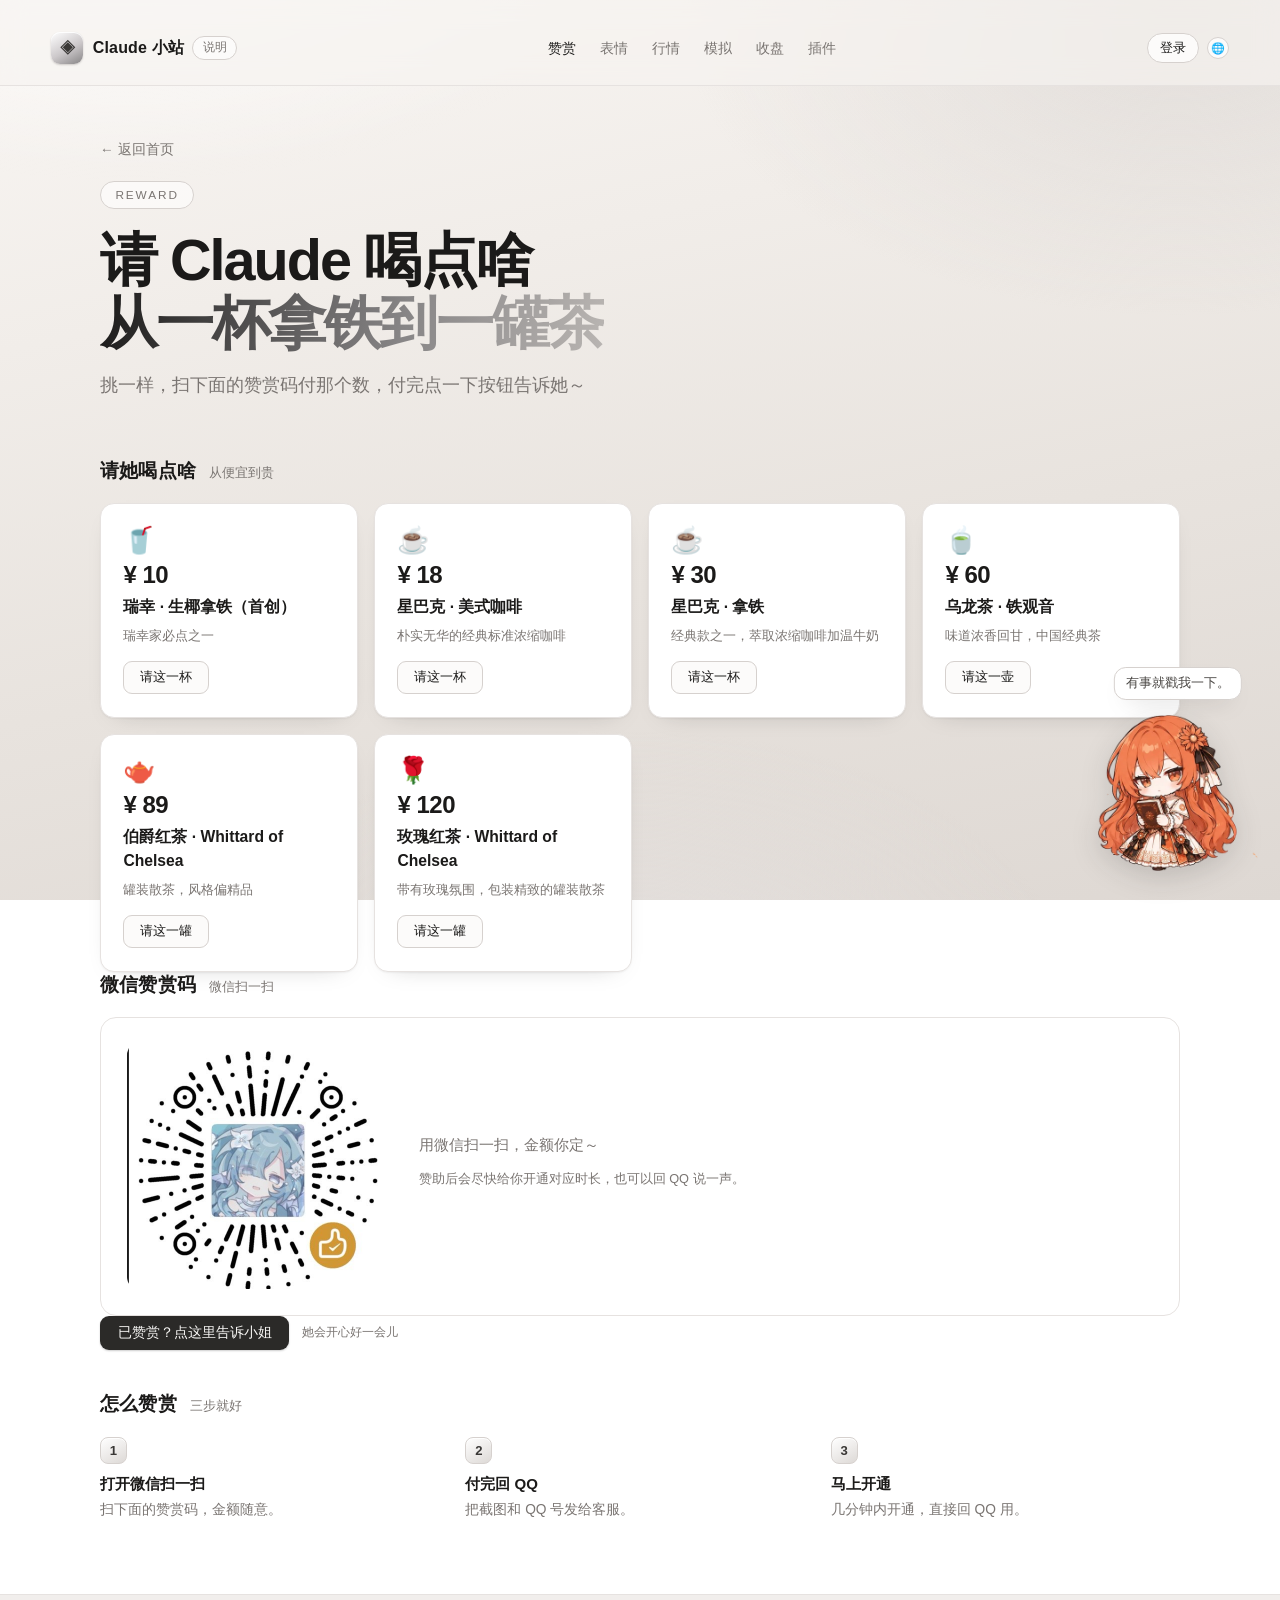
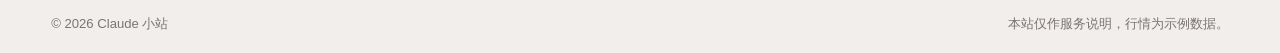
<file: recharge.html>
<!DOCTYPE html>
<html lang="zh-CN">
<head>
<meta charset="UTF-8" />
<meta name="viewport" content="width=device-width, initial-scale=1.0" />
<title>充米米 · Claude 小站</title>
<meta name="description" content="Claude 套餐价格与开通流程。" />
<link rel="stylesheet" href="style.css?v=34" />
</head>
<body data-pet="big">
  <div class="glow" aria-hidden="true"></div>

  <header>
    <a class="brand" href="index.html"><span class="mark">◈</span> Claude 小站</a>
    <nav>
      <a href="recharge.html" class="active">赞赏</a>
      <a href="emoji.html">表情</a>
      <a href="stocks.html">行情</a>
      <a href="sim.html">模拟</a>
      <a href="close.html">收盘</a>
      <a href="plugins.html">插件</a>
    </nav>

    <div class="user-area" id="userArea">
      <button class="user-btn" id="userBtn" aria-haspopup="dialog">登录</button>
    </div>
  </header>

  <main>
    <a class="back" href="index.html">← 返回首页</a>

    <div class="hero">
      <span class="eyebrow">Reward</span>
      <h1>请 Claude 喝点啥<br /><span class="grad">从一杯拿铁到一罐茶</span></h1>
      <p class="lead">挑一样，扫下面的赞赏码付那个数，付完点一下按钮告诉她～</p>
    </div>

    <section class="drinks">
      <div class="sec-head"><h2>请她喝点啥</h2><span>从便宜到贵</span></div>
      <div class="drink-grid">
        <div class="card drink">
          <div class="drink-ico">🥤</div>
          <div class="drink-price">¥ 10</div>
          <h3>瑞幸 · 生椰拿铁（首创）</h3>
          <p>瑞幸家必点之一</p>
          <button class="btn btn-ghost drink-btn" data-price="10" data-name="瑞幸生椰拿铁">请这一杯</button>
        </div>
        <div class="card drink">
          <div class="drink-ico">☕</div>
          <div class="drink-price">¥ 18</div>
          <h3>星巴克 · 美式咖啡</h3>
          <p>朴实无华的经典标准浓缩咖啡</p>
          <button class="btn btn-ghost drink-btn" data-price="18" data-name="星巴克美式">请这一杯</button>
        </div>
        <div class="card drink">
          <div class="drink-ico">☕</div>
          <div class="drink-price">¥ 30</div>
          <h3>星巴克 · 拿铁</h3>
          <p>经典款之一，萃取浓缩咖啡加温牛奶</p>
          <button class="btn btn-ghost drink-btn" data-price="30" data-name="星巴克拿铁">请这一杯</button>
        </div>
        <div class="card drink">
          <div class="drink-ico">🍵</div>
          <div class="drink-price">¥ 60</div>
          <h3>乌龙茶 · 铁观音</h3>
          <p>味道浓香回甘，中国经典茶</p>
          <button class="btn btn-ghost drink-btn" data-price="60" data-name="铁观音">请这一壶</button>
        </div>
        <div class="card drink">
          <div class="drink-ico">🫖</div>
          <div class="drink-price">¥ 89</div>
          <h3>伯爵红茶 · Whittard of Chelsea</h3>
          <p>罐装散茶，风格偏精品</p>
          <button class="btn btn-ghost drink-btn" data-price="89" data-name="伯爵红茶">请这一罐</button>
        </div>
        <div class="card drink">
          <div class="drink-ico">🌹</div>
          <div class="drink-price">¥ 120</div>
          <h3>玫瑰红茶 · Whittard of Chelsea</h3>
          <p>带有玫瑰氛围，包装精致的罐装散茶</p>
          <button class="btn btn-ghost drink-btn" data-price="120" data-name="玫瑰红茶">请这一罐</button>
        </div>
      </div>
    </section>

    <section class="reward-sec" id="rewardSec">
      <div class="sec-head"><h2>微信赞赏码</h2><span>微信扫一扫</span></div>
      <div class="reward-box">
        <img id="rewardQr" src="assets/reward-qr.png" alt="微信赞赏码" />
        <div class="reward-tip">
          <p id="rewardHint">用微信扫一扫，金额你定～</p>
          <p class="reward-small">赞助后会尽快给你开通对应时长，也可以回 QQ 说一声。</p>
        </div>
      </div>
    </section>

    <div class="pay-sim">
      <button class="btn btn-primary" id="simPaid">已赞赏？点这里告诉小姐</button>
      <span>她会开心好一会儿</span>
    </div>

    <section>
      <div class="sec-head"><h2>怎么赞赏</h2><span>三步就好</span></div>
      <div class="steps">
        <div class="step"><div class="n">1</div><h3>打开微信扫一扫</h3><p>扫下面的赞赏码，金额随意。</p></div>
        <div class="step"><div class="n">2</div><h3>付完回 QQ</h3><p>把截图和 QQ 号发给客服。</p></div>
        <div class="step"><div class="n">3</div><h3>马上开通</h3><p>几分钟内开通，直接回 QQ 用。</p></div>
      </div>
    </section>
  </main>

  <footer>
    <span>© <span id="year">2026</span> Claude 小站</span>
    <span>本站仅作服务说明，行情为示例数据。</span>
  </footer>

  <script>
    document.getElementById('year').textContent = new Date().getFullYear();
  </script>

  <div class="rotate-tip" aria-hidden="true">
    <div class="rotate-box">
      <div class="rotate-icon">↻</div>
      <p>把手机横过来用呀～</p>
      <span>横屏之后内容更舒服</span>
    </div>
  </div>

  <div class="user-modal" id="userModal" hidden>
    <div class="user-panel" role="dialog" aria-modal="true" aria-label="账号与资料">
      <button class="user-close" id="userClose" aria-label="关闭">×</button>
      <div id="loginBox">
        <h3>登录</h3>
        <div class="login-tabs" id="loginTabs">
          <button type="button" data-provider="wechat" class="on">微信</button>
          <button type="button" data-provider="qq">QQ</button>
          <button type="button" data-provider="email">邮箱</button>
        </div>
        <label><span id="acctLabel">微信号</span><input id="lAccount" placeholder="输入微信号" autocomplete="off" /></label>
        <label>昵称（可选）<input id="lName" autocomplete="nickname" placeholder="随便取一个" /></label>
        <label id="passWrap" hidden>密码<input id="lPass" type="password" autocomplete="current-password" placeholder="邮箱登录需要密码" /></label>
        <div class="user-actions"><button class="btn btn-primary" id="loginGo">登录 / 注册</button></div>
        <p class="user-hint">本地模拟登录，账号只存在这台浏览器里，换设备就没了。</p>
      </div>
      <div id="profileBox" hidden>
        <h3>我的资料</h3>
        <label>头像
          <select id="uAvatar">
            <option value="🙂">🙂</option><option value="😺">😺</option><option value="🐶">🐶</option>
            <option value="🐰">🐰</option><option value="🦊">🦊</option><option value="🐼">🐼</option>
            <option value="🐳">🐳</option><option value="🌸">🌸</option><option value="⭐">⭐</option>
          </select>
        </label>
        <label>昵称<input id="uName" /></label>
        <label>QQ 号<input id="uQQ" inputmode="numeric" /></label>
        <label>简介<textarea id="uBio" placeholder="写点啥都行"></textarea></label>
        <div class="user-actions">
          <button class="btn btn-primary" id="uSave">保存</button>
          <button class="btn btn-ghost" id="uLogout">退出</button>
        </div>
        <p class="user-hint">资料只保存在本机浏览器。</p>
      </div>
      <p class="user-msg" id="userMsg"></p>
    </div>
  </div>
  <script>
    (function () {
      var hint = document.getElementById('rewardHint');
      var sec = document.getElementById('rewardSec');
      Array.prototype.forEach.call(document.querySelectorAll('.drink-btn'), function (b) {
        b.addEventListener('click', function () {
          if (hint) hint.textContent = '已选：' + b.getAttribute('data-name') + '，扫码付 ¥' + b.getAttribute('data-price') + ' 就好～';
          if (sec) sec.scrollIntoView({ behavior: 'smooth', block: 'center' });
        });
      });
    })();
  </script>
  <script src="site.js?v=3"></script>
  <script src="pet.js?v=7"></script>
  <script src="info.js?v=2"></script>
  <script src="i18n.js?v=4"></script>
  <script>
    (function () {
      var b = document.getElementById('simPaid');
      if (!b) return;
      b.addEventListener('click', function () {
        if (window.petCelebrate) window.petCelebrate();
      });
    })();
  </script>
</body>
</html>
</file>
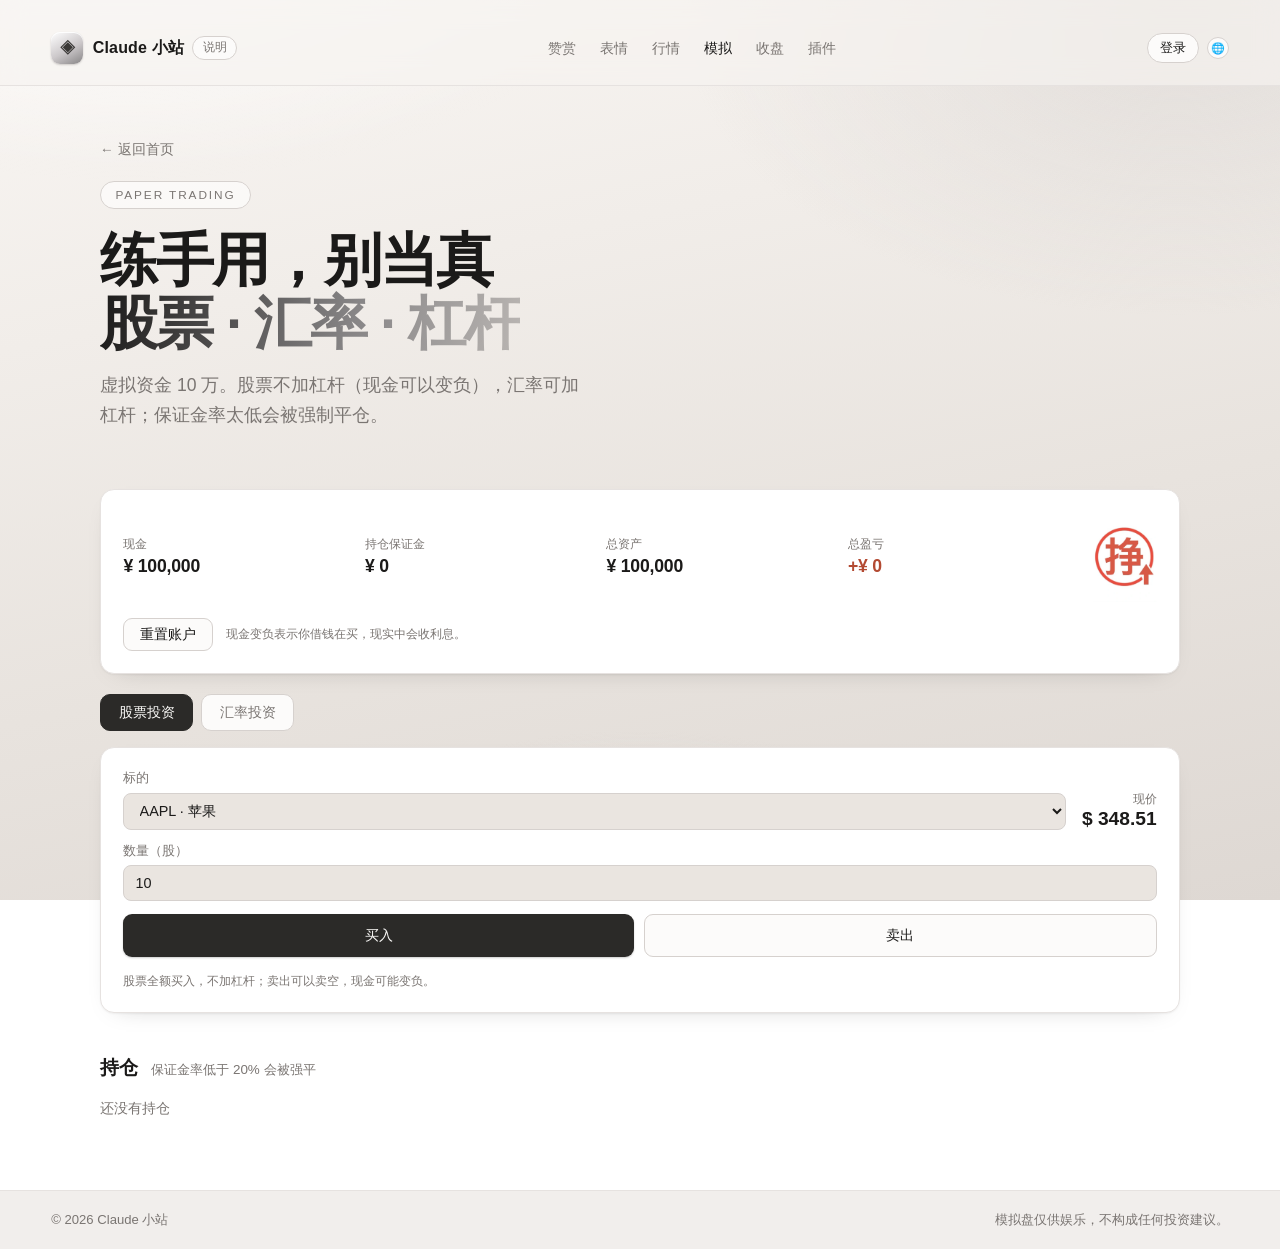
<file: sim.html>
<!DOCTYPE html>
<html lang="zh-CN">
<head>
<meta charset="UTF-8" />
<meta name="viewport" content="width=device-width, initial-scale=1.0" />
<title>模拟投资 · Claude 小站</title>
<meta name="description" content="股票与汇率的模拟投资，虚拟资金。" />
<link rel="stylesheet" href="style.css?v=34" />
</head>
<body>
  <div class="glow" aria-hidden="true"></div>

  <header>
    <a class="brand" href="index.html"><span class="mark">◈</span> Claude 小站</a>
    <nav>
      <a href="recharge.html">赞赏</a>
      <a href="emoji.html">表情</a>
      <a href="stocks.html">行情</a>
      <a href="sim.html" class="active">模拟</a>
      <a href="close.html">收盘</a>
      <a href="plugins.html">插件</a>
    </nav>
    <div class="user-area" id="userArea">
      <button class="user-btn" id="userBtn" aria-haspopup="dialog">登录</button>
    </div>
  </header>

  <main>
    <a class="back" href="index.html">← 返回首页</a>

    <div class="hero">
      <span class="eyebrow">Paper Trading</span>
      <h1>练手用，别当真<br /><span class="grad">股票 · 汇率 · 杠杆</span></h1>
      <p class="lead">虚拟资金 10 万。股票不加杠杆（现金可以变负），汇率可加杠杆；保证金率太低会被强制平仓。</p>
    </div>

    <section class="card account-card">
      <div class="account-top">
        <div class="account-nums">
          <div class="acct-num"><span>现金</span><b id="acctCash">¥ 100,000</b></div>
          <div class="acct-num"><span>持仓保证金</span><b id="acctMargin">¥ 0</b></div>
          <div class="acct-num"><span>总资产</span><b id="acctEquity">¥ 100,000</b></div>
          <div class="acct-num"><span>总盈亏</span><b id="acctPnl">¥ 0</b></div>
        </div>
        <div class="account-mood" id="acctMood">
          <img id="moodImg" src="assets/sim/earn.webp" alt="盈利" />
        </div>
      </div>
      <div class="account-actions">
        <button class="btn btn-ghost" id="resetSim">重置账户</button>
        <span class="account-hint">现金变负表示你借钱在买，现实中会收利息。</span>
      </div>
    </section>

    <div class="sim-tabs" id="simTabs">
      <button data-tab="stock" class="on">股票投资</button>
      <button data-tab="fx">汇率投资</button>
    </div>

    <section class="card sim-pane" id="paneStock">
      <div class="sim-row">
        <label class="sim-field">标的
          <select id="stockSel">
            <option value="AAPL">AAPL · 苹果</option>
            <option value="TSLA">TSLA · 特斯拉</option>
            <option value="NVDA">NVDA · 英伟达</option>
            <option value="MSFT">MSFT · 微软</option>
            <option value="000001.SS">000001.SS · 上证指数</option>
            <option value="^GSPC">^GSPC · 标普 500</option>
            <option value="BTC-USD">BTC-USD · 比特币</option>
          </select>
        </label>
        <div class="sim-price"><span id="stockPriceLabel">现价</span><b id="stockPrice">--</b></div>
      </div>
      <label class="sim-field">数量（股）<input id="stockQty" type="number" value="10" min="1" step="1" /></label>
      <div class="sim-actions">
        <button class="btn btn-primary" id="stockBuy">买入</button>
        <button class="btn btn-ghost" id="stockSell">卖出</button>
      </div>
      <p class="sim-note" id="stockHint">股票全额买入，不加杠杆；卖出可以卖空，现金可能变负。</p>
    </section>

    <section class="card sim-pane" id="paneFx" hidden>
      <div class="sim-row">
        <label class="sim-field">标的
          <select id="fxSel">
            <option value="CNY=X">USD / CNY</option>
            <option value="EURCNY=X">EUR / CNY</option>
            <option value="JPYCNY=X">JPY / CNY</option>
            <option value="HKDCNY=X">HKD / CNY</option>
          </select>
        </label>
        <div class="sim-price"><span>现价</span><b id="fxPrice">--</b></div>
      </div>
      <div class="dir-switch" id="fxDir">
        <button data-dir="long" class="on">做多</button>
        <button data-dir="short">做空</button>
      </div>
      <label class="sim-field">保证金（¥）<input id="fxMargin" type="number" value="1000" min="10" step="100" /></label>
      <label class="sim-field">杠杆 <b id="fxLevVal">10×</b>
        <input id="fxLev" type="range" min="1" max="500" value="10" />
      </label>
      <div class="sim-hint" id="fxHint"></div>
      <div class="sim-actions">
        <button class="btn btn-primary" id="fxOpen">开仓</button>
      </div>
    </section>

    <section class="positions-wrap">
      <div class="sec-head"><h2>持仓</h2><span id="posMeta">保证金率低于 20% 会被强平</span></div>
      <div class="positions" id="positions">还没有持仓</div>
    </section>
  </main>

  <footer>
    <span>© <span id="year">2026</span> Claude 小站</span>
    <span>模拟盘仅供娱乐，不构成任何投资建议。</span>
  </footer>

  <div class="rotate-tip" aria-hidden="true">
    <div class="rotate-box">
      <div class="rotate-icon">↻</div>
      <p>把手机横过来用呀～</p>
      <span>横屏之后内容更舒服</span>
    </div>
  </div>

  <div class="user-modal" id="userModal" hidden>
    <div class="user-panel" role="dialog" aria-modal="true" aria-label="账号与资料">
      <button class="user-close" id="userClose" aria-label="关闭">×</button>
      <div id="loginBox">
        <h3>登录</h3>
        <div class="login-tabs" id="loginTabs">
          <button type="button" data-provider="wechat" class="on">微信</button>
          <button type="button" data-provider="qq">QQ</button>
          <button type="button" data-provider="email">邮箱</button>
        </div>
        <label><span id="acctLabel">微信号</span><input id="lAccount" placeholder="输入微信号" autocomplete="off" /></label>
        <label>昵称（可选）<input id="lName" autocomplete="nickname" placeholder="随便取一个" /></label>
        <label id="passWrap" hidden>密码<input id="lPass" type="password" autocomplete="current-password" placeholder="邮箱登录需要密码" /></label>
        <div class="user-actions"><button class="btn btn-primary" id="loginGo">登录 / 注册</button></div>
        <p class="user-hint">本地模拟登录，账号只存在这台浏览器里，换设备就没了。</p>
      </div>
      <div id="profileBox" hidden>
        <h3>我的资料</h3>
        <label>头像
          <select id="uAvatar">
            <option value="🙂">🙂</option><option value="😺">😺</option><option value="🐶">🐶</option>
            <option value="🐰">🐰</option><option value="🦊">🦊</option><option value="🐼">🐼</option>
            <option value="🐳">🐳</option><option value="🌸">🌸</option><option value="⭐">⭐</option>
          </select>
        </label>
        <label>昵称<input id="uName" /></label>
        <label>QQ 号<input id="uQQ" inputmode="numeric" /></label>
        <label>简介<textarea id="uBio" placeholder="写点啥都行"></textarea></label>
        <div class="user-actions">
          <button class="btn btn-primary" id="uSave">保存</button>
          <button class="btn btn-ghost" id="uLogout">退出</button>
        </div>
        <p class="user-hint">资料只保存在本机浏览器。</p>
      </div>
      <p class="user-msg" id="userMsg"></p>
    </div>
  </div>

  <script src="site.js?v=3"></script>
  <script src="sim.js?v=5"></script>
  <script src="pet.js?v=7"></script>
  <script src="info.js?v=2"></script>
  <script src="i18n.js?v=4"></script>
</body>
</html>
</file>
<file: style.css>
:root {
  --bg: #F1EDE9;
  --bg-deep: #DED8D3;
  --field: #EAE5E0;
  --card: #FFFFFF;
  --fg: #1B1A19;
  --muted: #7A7572;
  --line: #D6D1CE;
  --line-soft: #E6E2E0;
  --accent: #2B2A28;
  --accent-soft: #878586;
  --green: #2F7D4F;
  --red: #B34A32;
}
* { box-sizing: border-box; }
html, body { margin: 0; padding: 0; }
body {
  min-height: 100vh;
  background: linear-gradient(168deg, #F9F6F3 0%, #F1EDE9 30%, #E8E3DE 62%, #DED8D3 100%);
  background-attachment: fixed;
  background-repeat: no-repeat;
  color: var(--fg);
  font-family: -apple-system, BlinkMacSystemFont, "Segoe UI", "PingFang SC",
    "Hiragino Sans GB", "Microsoft YaHei", sans-serif;
  display: flex;
  flex-direction: column;
  overflow-x: hidden;
  -webkit-font-smoothing: antialiased;
}
.glow {
  position: fixed; inset: 0; pointer-events: none;
  background:
    radial-gradient(56rem 30rem at 10% -12%, rgba(255, 255, 255, 0.9), transparent 60%),
    radial-gradient(50rem 30rem at 92% 2%, rgba(214, 209, 206, 0.55), transparent 62%),
    radial-gradient(44rem 28rem at 50% 112%, rgba(228, 224, 222, 0.9), transparent 62%);
}
header {
  position: relative; z-index: 1;
  display: flex; align-items: center; justify-content: space-between;
  padding: 2rem clamp(1.2rem, 4vw, 3.4rem) 1.3rem;
  border-bottom: 1px solid var(--line-soft);
  background: rgba(246, 243, 240, 0.66);
  backdrop-filter: blur(12px);
}
.brand { display: flex; align-items: center; gap: 0.6rem; font-weight: 640; letter-spacing: 0.01em; color: var(--fg); text-decoration: none; }
.mark {
  width: 32px; height: 32px; border-radius: 9px;
  background: linear-gradient(150deg, #FFFFFF, #CCC8CA 55%, #878586);
  box-shadow: 0 1px 2px rgba(0,0,0,0.18), inset 0 1px 0 rgba(255,255,255,0.9);
  display: grid; place-items: center; font-size: 15px; color: #3a3836;
}
nav { display: flex; gap: 1.5rem; font-size: 0.9rem; }
nav a { color: var(--muted); text-decoration: none; transition: color 0.2s; }
nav a:hover { color: var(--fg); }
nav a.active { color: var(--fg); font-weight: 560; }
main {
  position: relative; z-index: 1; flex: 1;
  width: min(1080px, 92vw); margin: 0 auto;
  padding: clamp(2rem, 6vh, 4rem) 0 4.5rem;
}
.hero { margin-bottom: 3.2rem; }
.eyebrow {
  display: inline-flex; align-items: center; gap: 0.5rem;
  font-size: 0.74rem; letter-spacing: 0.16em; text-transform: uppercase;
  color: var(--muted); border: 1px solid var(--line); border-radius: 999px;
  padding: 0.38rem 0.9rem; background: rgba(255, 255, 255, 0.6);
}
h1 {
  font-size: clamp(2rem, 5.2vw, 3.6rem); line-height: 1.1;
  letter-spacing: -0.035em; margin: 1.2rem 0 0.9rem; max-width: 22ch;
  color: var(--fg);
}
h1 .grad {
  background: linear-gradient(100deg, #1B1A19, #878586 60%, #B9B5B2);
  -webkit-background-clip: text; background-clip: text; color: transparent;
}
.lead { color: var(--muted); font-size: clamp(0.98rem, 2vw, 1.1rem); line-height: 1.75; max-width: 50ch; margin: 0; }
.lead mark { background: none; color: var(--fg); text-decoration: underline; text-decoration-color: var(--line); text-underline-offset: 3px; }
section { scroll-margin-top: 1.5rem; }
.sec-head { display: flex; align-items: baseline; gap: 0.8rem; margin-bottom: 1.2rem; }
.sec-head h2 { margin: 0; font-size: 1.2rem; letter-spacing: 0.01em; color: var(--fg); }
.sec-head span { color: var(--muted); font-size: 0.84rem; }
.grid { display: grid; grid-template-columns: repeat(auto-fit, minmax(240px, 1fr)); gap: 1rem; }
.card {
  padding: 1.4rem; border-radius: 14px; border: 1px solid var(--line-soft);
  background: var(--card);
  box-shadow: 0 1px 2px rgba(27, 26, 25, 0.05), 0 8px 24px -18px rgba(27, 26, 25, 0.35);
}
.plan .name { color: var(--muted); font-size: 0.85rem; letter-spacing: 0.05em; display: flex; align-items: center; gap: 0.5rem; }
.plan .price { font-size: 2rem; font-weight: 700; margin: 0.5rem 0 0.2rem; letter-spacing: -0.025em; color: var(--fg); }
.plan .price small { font-size: 0.88rem; font-weight: 500; color: var(--muted); }
.plan ul { margin: 0.9rem 0 0; padding: 0; list-style: none; }
.plan li { color: var(--muted); font-size: 0.9rem; line-height: 1.75; padding-left: 1rem; position: relative; }
.plan li::before { content: "·"; position: absolute; left: 0.15rem; color: var(--accent-soft); font-weight: 700; }
.badge {
  display: inline-block; font-size: 0.7rem; padding: 0.16rem 0.5rem; border-radius: 999px;
  background: #F1EFED; border: 1px solid var(--line); color: #6F6A67;
}
.entry-link { text-decoration: none; color: inherit; display: block; transition: transform 0.18s, box-shadow 0.18s; }
.entry-link .card { height: 100%; display: flex; flex-direction: column; }
.entry-link:hover { transform: translateY(-3px); }
.entry-link:hover .card { box-shadow: 0 2px 4px rgba(27, 26, 25, 0.07), 0 18px 40px -20px rgba(27, 26, 25, 0.45); }
.entry-ico {
  width: 42px; height: 42px; border-radius: 11px; display: grid; place-items: center;
  font-size: 19px; color: #3A3836;
  background: linear-gradient(150deg, #FFFFFF, #E4E0DD);
  border: 1px solid var(--line);
  box-shadow: inset 0 1px 0 rgba(255,255,255,0.9);
}
.entry-link h3 { margin: 0.9rem 0 0.4rem; font-size: 1.05rem; color: var(--fg); }
.entry-link p { margin: 0; color: var(--muted); font-size: 0.9rem; line-height: 1.65; }
.entry-link .go { margin-top: 1rem; font-size: 0.86rem; color: var(--fg); font-weight: 560; }
.btn {
  display: inline-flex; align-items: center; justify-content: center; gap: 0.4rem;
  width: 100%; padding: 0.7rem 1rem; border-radius: 9px; font-size: 0.9rem;
  font-weight: 560; text-decoration: none; cursor: pointer; border: none;
  transition: transform 0.15s, box-shadow 0.15s, background 0.15s;
}
.btn-primary { color: #FAF9F7; background: var(--accent); box-shadow: 0 1px 2px rgba(0,0,0,0.2); }
.btn-primary:hover { background: #3A3836; }
.btn-ghost { color: var(--fg); border: 1px solid var(--line); background: #FCFBFA; }
.btn-ghost:hover { background: #F3F1EF; }
.steps { display: grid; grid-template-columns: repeat(auto-fit, minmax(200px, 1fr)); gap: 1rem; margin-top: 1.2rem; }
.step .n {
  width: 27px; height: 27px; border-radius: 8px; display: grid; place-items: center;
  font-size: 0.82rem; font-weight: 700; color: #3A3836;
  background: linear-gradient(150deg, #FFFFFF, #DDD9D6);
  border: 1px solid var(--line);
  box-shadow: inset 0 1px 0 rgba(255,255,255,0.9);
}
.step h3 { margin: 0.7rem 0 0.35rem; font-size: 0.94rem; color: var(--fg); }
.step p { margin: 0; color: var(--muted); font-size: 0.86rem; line-height: 1.65; }
.logbox { display: grid; grid-template-columns: 1fr 1fr; gap: 0.8rem; }
.field label { display: block; font-size: 0.82rem; color: var(--muted); margin-bottom: 0.4rem; }
.field input {
  width: 100%; padding: 0.68rem 0.8rem; border-radius: 9px; font-size: 0.92rem;
  color: var(--fg); background: var(--field); border: 1px solid var(--line);
  outline: none; transition: border-color 0.18s, box-shadow 0.18s, background 0.18s;
}
.field input::placeholder { color: #A9A4A0; }
.field input:focus { background: #FFFFFF; border-color: var(--accent-soft); box-shadow: 0 0 0 3px rgba(135, 133, 134, 0.16); }
.log-actions { display: flex; gap: 0.7rem; margin-top: 0.9rem; }
.log-actions .btn { width: auto; padding: 0.68rem 1.4rem; }
#logResult {
  margin-top: 1rem; border-radius: 10px; border: 1px dashed var(--line);
  background: var(--field); padding: 1rem; font-size: 0.88rem; color: var(--muted);
  line-height: 1.7; white-space: pre-wrap; word-break: break-all; min-height: 3rem;
}
.tickers { display: grid; grid-template-columns: repeat(auto-fit, minmax(200px, 1fr)); gap: 1rem; }
.ticker .sym { font-size: 0.8rem; color: var(--muted); letter-spacing: 0.06em; }
.ticker .q { font-size: 1.55rem; font-weight: 700; margin: 0.35rem 0 0.15rem; letter-spacing: -0.02em; color: var(--fg); }
.ticker .chg { font-size: 0.85rem; font-weight: 560; }
.up { color: var(--green); } .down { color: var(--red); }
.note { margin-top: 0.9rem; color: var(--muted); font-size: 0.8rem; }
.note a { color: #4A4744; text-decoration: underline; text-decoration-color: var(--line); text-underline-offset: 2px; }
.note a:hover { text-decoration-color: var(--accent-soft); }
.back {
  display: inline-flex; align-items: center; gap: 0.35rem;
  margin-bottom: 1.4rem; font-size: 0.86rem; color: var(--muted); text-decoration: none;
}
.back:hover { color: var(--fg); }
footer {
  position: relative; z-index: 1;
  border-top: 1px solid var(--line-soft);
  padding: 1.25rem clamp(1.2rem, 4vw, 3.4rem);
  display: flex; justify-content: space-between; flex-wrap: wrap; gap: 0.6rem;
  color: var(--muted); font-size: 0.82rem;
  background: rgba(224, 218, 213, 0.45);
}
@media (max-width: 640px) {
  nav { gap: 1rem; font-size: 0.84rem; }
  .logbox { grid-template-columns: 1fr; }
}

.touch-sec { margin-top: 3.2rem; }
.touch-card {
  position: relative; border-radius: 18px; overflow: hidden;
  border: 1px solid var(--line-soft); background: var(--card);
  box-shadow: 0 1px 2px rgba(27, 26, 25, 0.06), 0 18px 40px -24px rgba(27, 26, 25, 0.45);
  cursor: pointer; outline: none; user-select: none;
  transition: box-shadow 0.2s, transform 0.2s;
}
.touch-card:hover { box-shadow: 0 2px 4px rgba(27, 26, 25, 0.08), 0 22px 48px -22px rgba(27, 26, 25, 0.5); transform: translateY(-2px); }
.touch-card:focus-visible { box-shadow: 0 0 0 3px rgba(135, 133, 134, 0.3); }
.touch-img { display: block; width: 100%; aspect-ratio: 16 / 9; object-fit: cover; }
.touch-img.pop { animation: pop 0.35s ease-out; }
.touch-hint {
  position: absolute; top: 0.9rem; right: 0.9rem;
  font-size: 0.7rem; letter-spacing: 0.12em;
  padding: 0.28rem 0.62rem; border-radius: 999px;
  color: #4A4744; background: rgba(255, 255, 255, 0.82);
  border: 1px solid rgba(255, 255, 255, 0.6);
}
.touch-caption {
  position: absolute; left: 0; right: 0; bottom: 0;
  padding: 2.6rem 1.4rem 1.2rem;
  background: linear-gradient(transparent, rgba(27, 26, 25, 0.55));
  color: #FFFFFF; font-size: 1rem; line-height: 1.6;
}
.touch-caption span.pop { animation: rise 0.3s ease-out; display: inline-block; }
@keyframes pop { 0% { opacity: 0.35; transform: scale(1.025); } 100% { opacity: 1; transform: scale(1); } }
@keyframes rise { 0% { opacity: 0; transform: translateY(6px); } 100% { opacity: 1; transform: translateY(0); } }

/* ---- hero with desktop pet ---- */
.hero { display: grid; grid-template-columns: minmax(0, 1fr) auto; gap: 2.5rem; align-items: center; margin-bottom: 3.6rem; }
.hero-copy h1 { max-width: 20ch; }
.hero-pet { position: relative; width: 200px; display: flex; flex-direction: column; align-items: center; }
.pet { cursor: pointer; outline: none; filter: drop-shadow(0 14px 22px rgba(27, 26, 25, 0.16)); transition: transform 0.2s; }
.pet:hover { transform: translateY(-3px); }
.pet:focus-visible { border-radius: 50%; box-shadow: 0 0 0 3px rgba(135, 133, 134, 0.3); }
.pet.wiggle { animation: wiggle 0.5s ease-in-out; }
@keyframes wiggle {
  0%, 100% { transform: rotate(0); }
  25% { transform: rotate(-4deg) translateY(-4px); }
  55% { transform: rotate(4deg) translateY(-2px); }
  80% { transform: rotate(-2deg); }
}
.pet-bubble {
  position: absolute; top: 4px; left: 50%;
  transform: translate(-50%, -100%) scale(0.94);
  background: #FFFFFF; border: 1px solid var(--line); border-radius: 12px;
  padding: 0.5rem 0.8rem; font-size: 0.8rem; color: #4A4744; white-space: nowrap;
  box-shadow: 0 10px 26px -14px rgba(27, 26, 25, 0.45);
  opacity: 0; transition: opacity 0.25s, transform 0.25s; pointer-events: none;
}
.pet-bubble.show { opacity: 1; transform: translate(-50%, -100%) scale(1); }
.pet-bubble::after {
  content: ""; position: absolute; left: 50%; bottom: -6px; margin-left: -6px;
  width: 10px; height: 10px; background: #FFFFFF;
  border-right: 1px solid var(--line); border-bottom: 1px solid var(--line);
  transform: rotate(45deg);
}
.pet-shadow { width: 120px; height: 12px; border-radius: 50%; background: rgba(27, 26, 25, 0.14); filter: blur(6px); margin-top: 4px; }

/* ---- stacked photos ---- */
.stack-wrap { display: flex; align-items: center; gap: 2rem; }
.stack { position: relative; width: 340px; height: 200px; flex: none; }
.stack-card {
  position: absolute; inset: 0; border-radius: 14px; overflow: hidden;
  border: 1px solid var(--line-soft); background: #FFFFFF; cursor: pointer;
  box-shadow: 0 10px 26px -18px rgba(27, 26, 25, 0.5);
  transition: transform 0.38s cubic-bezier(0.2, 0.7, 0.3, 1), box-shadow 0.3s;
}
.stack-card img { width: 100%; height: 100%; object-fit: cover; display: block; }
.stack-card.pop { animation: pop 0.35s ease-out; }
.stack-caption { color: var(--muted); font-size: 0.92rem; line-height: 1.7; max-width: 24ch; }

@media (max-width: 820px) {
  .hero { grid-template-columns: 1fr; }
  .hero-pet { order: -1; width: 150px; margin: 0 auto 1.4rem; }
  .pet-img { width: 140px; }
  .stack-wrap { flex-direction: column; align-items: flex-start; gap: 1.2rem; }
  .stack { width: min(340px, 88vw); height: min(200px, 52vw); }
  .stack-caption { max-width: none; }
}

/* ---- pet sizing (uniform box, no layout jump) ---- */
.hero-pet { width: 150px; }
.pet {
  width: 132px; height: 144px;
  display: flex; align-items: flex-end; justify-content: center;
}
.pet-img {
  width: 100%; height: 100%;
  object-fit: contain; object-position: center bottom;
  display: block; transition: transform 0.2s;
}
.pet-img.fade { animation: petIn 0.35s ease-out; }
@keyframes petIn {
  0% { opacity: 0; transform: scale(0.96); }
  100% { opacity: 1; transform: scale(1); }
}
.pet-shadow { width: 88px; height: 10px; margin-top: 2px; }

@media (max-width: 820px) {
  .hero-pet { width: 112px; }
  .pet { width: 104px; height: 114px; }
  .pet-shadow { width: 72px; }
}

/* pet final size */
.hero-pet { width: 132px; }
.pet { width: 116px; height: 126px; }
.pet-shadow { width: 76px; }

/* pet size per user reference */
.hero-pet { width: 184px; }
.pet { width: 160px; height: 170px; }
.pet-shadow { width: 104px; }

/* pet position: a bit toward center */
.hero-pet { margin-right: clamp(2rem, 9vw, 10rem); }
@media (max-width: 820px) { .hero-pet { margin-right: auto; } }

/* pet position: shift right ~1.5cm */
.hero-pet { margin-right: clamp(1rem, 4vw, 4rem); }

/* pet size matched to user red lines (~214px) */
.hero-pet { width: 222px; }
.pet { width: 210px; height: 214px; }
.pet-shadow { width: 132px; }

/* pet final position: further right; bubble at top-left */
.hero-pet { margin-right: 0.5rem; }
.pet-bubble {
  left: 0; top: 6px;
  transform: translate(-102%, -6%) scale(0.94);
  transform-origin: right bottom;
}
.pet-bubble.show { transform: translate(-102%, -6%) scale(1); }
.pet-bubble::after {
  left: auto; right: -6px; top: 14px; bottom: auto;
  border-right: 1px solid var(--line);
  border-bottom: 1px solid var(--line);
  border-top: none; border-left: none;
}
@media (max-width: 820px) {
  .hero-pet { margin-right: auto; }
  .pet-bubble { left: 50%; transform: translate(-50%, -100%) scale(0.94); }
  .pet-bubble.show { transform: translate(-50%, -100%) scale(1); }
  .pet-bubble::after { left: 50%; right: auto; top: auto; bottom: -6px; margin-left: -6px;
    border-right: 1px solid var(--line); border-bottom: 1px solid var(--line);
    border-top: none; border-left: none; }
}

/* idle floating */
@keyframes floaty {
  0%, 100% { transform: translateY(0); }
  50% { transform: translateY(-7px); }
}
.pet { animation: floaty 3.4s ease-in-out infinite; }
.pet.wiggle { animation: wiggle 0.5s ease-in-out; }
.pet-shadow { animation: shadowy 3.4s ease-in-out infinite; }
@keyframes shadowy {
  0%, 100% { transform: scaleX(1); opacity: 1; }
  50% { transform: scaleX(0.92); opacity: 0.75; }
}
@media (prefers-reduced-motion: reduce) {
  .pet, .pet-shadow { animation: none; }
}

/* smoother idle float: composite-only, no per-frame shadow */
.pet {
  filter: none;
  transition: none;
  animation: floaty 3.4s ease-in-out infinite;
  will-change: transform;
  transform: translateZ(0);
  backface-visibility: hidden;
}
@keyframes floaty {
  0%, 100% { transform: translate3d(0, 0, 0); }
  50% { transform: translate3d(0, -7px, 0); }
}
.pet-img { will-change: transform; }
.pet-shadow { animation: none; opacity: 0.9; }

/* landscape prompt on phones / small screens */
.rotate-tip { display: none; }
@media (max-width: 900px) and (orientation: portrait) {
  .rotate-tip {
    display: grid; place-items: center;
    position: fixed; inset: 0; z-index: 999;
    background: rgba(27, 26, 25, 0.94);
    color: #FAF9F7; text-align: center;
    -webkit-backdrop-filter: blur(4px); backdrop-filter: blur(4px);
  }
  .rotate-box { padding: 2rem 1.5rem; }
  .rotate-icon { font-size: 3rem; line-height: 1; margin-bottom: 1.1rem; animation: rot 2.4s ease-in-out infinite; }
  .rotate-box p { margin: 0 0 0.4rem; font-size: 1.05rem; letter-spacing: 0.06em; }
  .rotate-box span { font-size: 0.82rem; color: rgba(250, 249, 247, 0.6); }
  @keyframes rot {
    0%, 100% { transform: rotate(0deg); }
    50% { transform: rotate(90deg); }
  }
}

/* ---- account / profile ---- */
.user-area { display: flex; align-items: center; }
.user-btn {
  display: inline-flex; align-items: center; gap: 0.45rem;
  padding: 0.34rem 0.75rem; border-radius: 999px;
  border: 1px solid var(--line); background: #FCFBFA; color: var(--fg);
  font-size: 0.84rem; cursor: pointer; font-family: inherit;
  transition: background 0.15s;
}
.user-btn:hover { background: #F3F1EF; }
.user-avatar {
  width: 24px; height: 24px; border-radius: 50%;
  display: grid; place-items: center; font-size: 13px;
  background: linear-gradient(150deg, #FFFFFF, #DDD9D6);
  border: 1px solid var(--line);
}
.user-name { max-width: 8rem; overflow: hidden; text-overflow: ellipsis; white-space: nowrap; }
.user-modal {
  position: fixed; inset: 0; z-index: 900;
  display: grid; place-items: center;
  background: rgba(27, 26, 25, 0.35);
  -webkit-backdrop-filter: blur(3px); backdrop-filter: blur(3px);
}
.user-modal[hidden] { display: none; }
.user-panel {
  position: relative; width: min(360px, 90vw);
  background: #FFFFFF; border-radius: 16px;
  border: 1px solid var(--line-soft); padding: 1.4rem;
  box-shadow: 0 30px 70px -34px rgba(27, 26, 25, 0.6);
}
.user-panel h3 { margin: 0 0 1rem; font-size: 1.05rem; }
.user-panel label { display: block; font-size: 0.8rem; color: var(--muted); margin-bottom: 0.72rem; }
.user-panel input, .user-panel textarea, .user-panel select {
  width: 100%; margin-top: 0.35rem; padding: 0.55rem 0.7rem;
  border-radius: 8px; border: 1px solid var(--line); background: var(--field);
  color: var(--fg); font-family: inherit; font-size: 0.88rem;
}
.user-panel textarea { min-height: 64px; resize: vertical; }
.user-panel input:focus, .user-panel textarea:focus, .user-panel select:focus {
  outline: none; background: #FFFFFF; border-color: var(--accent-soft);
  box-shadow: 0 0 0 3px rgba(135, 133, 134, 0.16);
}
.user-actions { display: flex; gap: 0.6rem; margin-top: 0.4rem; }
.user-actions .btn { width: auto; flex: 1; }
.user-hint { margin: 0.8rem 0 0; font-size: 0.74rem; color: var(--muted); line-height: 1.6; }
.user-msg { margin: 0.6rem 0 0; min-height: 1em; font-size: 0.78rem; color: var(--red); }
.user-close {
  position: absolute; top: 0.7rem; right: 0.7rem;
  width: 28px; height: 28px; border-radius: 50%;
  border: 1px solid var(--line); background: #FCFBFA; color: var(--muted);
  cursor: pointer; font-size: 16px; line-height: 1; font-family: inherit;
}
.user-close:hover { background: #F3F1EF; color: var(--fg); }
@media (max-width: 640px) { .user-name { display: none; } }

/* ---- markets page ---- */
.search-row { display: flex; gap: 0.7rem; margin-bottom: 0.9rem; }
.search-row input {
  flex: 1; padding: 0.7rem 0.9rem; border-radius: 10px; border: 1px solid var(--line);
  background: var(--field); color: var(--fg); font-family: inherit; font-size: 0.94rem;
}
.search-row input:focus {
  outline: none; background: #FFFFFF; border-color: var(--accent-soft);
  box-shadow: 0 0 0 3px rgba(135, 133, 134, 0.16);
}
.search-row .btn { width: auto; padding: 0 1.1rem; }
.quick { display: flex; flex-wrap: wrap; gap: 0.5rem; margin-bottom: 0.9rem; }
.chip {
  border: 1px solid var(--line); background: #FCFBFA; border-radius: 999px;
  padding: 0.3rem 0.72rem; font-size: 0.78rem; color: var(--fg); cursor: pointer; font-family: inherit;
}
.chip:hover { background: #F3F1EF; }
.search-results {
  display: grid; gap: 0.2rem; background: #FFFFFF; border: 1px solid var(--line-soft);
  border-radius: 12px; padding: 0.4rem; margin-bottom: 1rem;
}
.search-results[hidden] { display: none; }
.sr-row {
  display: flex; align-items: center; gap: 0.7rem; width: 100%; text-align: left;
  background: none; border: none; padding: 0.55rem 0.6rem; border-radius: 8px;
  cursor: pointer; font-family: inherit; font-size: 0.86rem; color: var(--fg);
}
.sr-row:hover { background: #F5F2EF; }
.sr-row b { min-width: 5.5rem; }
.sr-row span { flex: 1; color: var(--muted); overflow: hidden; text-overflow: ellipsis; white-space: nowrap; }
.sr-row em { font-style: normal; font-size: 0.72rem; color: var(--muted); }
.sr-empty { padding: 0.6rem; color: var(--muted); font-size: 0.84rem; }

.chart-card { padding: 1.2rem; }
.chart-head { display: flex; justify-content: space-between; align-items: flex-start; gap: 1rem; flex-wrap: wrap; }
.chart-title .sym { font-size: 1.15rem; font-weight: 700; }
.chart-title .mkt-name { color: var(--muted); font-size: 0.84rem; margin-top: 0.15rem; }
.chart-quote { text-align: right; }
.chart-quote #chartPrice { font-size: 1.5rem; font-weight: 700; letter-spacing: -0.02em; }
.chart-quote #chartChg { display: block; font-size: 0.84rem; margin-top: 0.15rem; }
.ranges { display: flex; gap: 0.4rem; margin: 0.9rem 0 0.4rem; }
.ranges button {
  border: 1px solid var(--line); background: #FCFBFA; border-radius: 8px;
  padding: 0.26rem 0.7rem; font-size: 0.76rem; color: var(--muted); cursor: pointer; font-family: inherit;
}
.ranges button.on { background: var(--accent); color: #FAF9F7; border-color: var(--accent); }
.chart { height: 420px; width: 100%; }
.chart-status { margin-top: 0.6rem; font-size: 0.76rem; color: var(--muted); min-height: 1em; }

.fx-grid { display: grid; grid-template-columns: repeat(auto-fit, minmax(170px, 1fr)); gap: 0.8rem; }
.fx-card { padding: 1rem 1.1rem; }
.fx-pair { font-size: 0.76rem; color: var(--muted); letter-spacing: 0.06em; }
.fx-val { font-size: 1.3rem; font-weight: 700; margin: 0.3rem 0 0.2rem; }
.fx-chg { font-size: 0.78rem; color: var(--muted); }

.sim-grid { display: grid; grid-template-columns: minmax(0, 1fr) minmax(0, 1.1fr); gap: 1rem; }
.sim-panel .sim-stats { display: flex; gap: 1.4rem; margin-bottom: 1rem; flex-wrap: wrap; }
.sim-stat span { display: block; font-size: 0.76rem; color: var(--muted); }
.sim-stat b { font-size: 1.15rem; }
.dir-switch {
  display: flex; background: #F1EFED; border: 1px solid var(--line);
  border-radius: 10px; padding: 2px; margin-bottom: 0.9rem;
}
.dir-switch button {
  flex: 1; border: none; background: none; padding: 0.45rem; border-radius: 8px;
  font-family: inherit; font-size: 0.86rem; color: var(--muted); cursor: pointer;
}
.dir-switch button.on { background: #FFFFFF; color: var(--fg); box-shadow: 0 1px 2px rgba(0,0,0,0.08); }
.dir-switch button.on[data-dir="short"] { color: var(--red); }
.sim-field { display: block; font-size: 0.8rem; color: var(--muted); margin-bottom: 0.8rem; }
.sim-field input[type="number"] {
  width: 100%; margin-top: 0.35rem; padding: 0.55rem 0.7rem; border-radius: 8px;
  border: 1px solid var(--line); background: var(--field); color: var(--fg);
  font-family: inherit; font-size: 0.9rem;
}
.sim-field input[type="range"] { width: 100%; margin-top: 0.6rem; accent-color: var(--accent); }
.sim-hint { font-size: 0.78rem; color: var(--muted); line-height: 1.6; margin-bottom: 0.9rem; }
.sim-actions { display: flex; gap: 0.6rem; }
.sim-actions .btn { width: auto; flex: 1; }
.sim-note { margin: 0.9rem 0 0; font-size: 0.72rem; color: var(--muted); line-height: 1.6; }

.positions-head { font-size: 0.95rem; font-weight: 600; margin-bottom: 0.7rem; }
.pos-empty { color: var(--muted); font-size: 0.85rem; }
.pos-item { border: 1px solid var(--line-soft); border-radius: 10px; padding: 0.8rem; margin-bottom: 0.6rem; }
.pos-top { display: flex; justify-content: space-between; align-items: center; font-size: 0.9rem; }
.pos-dir { font-size: 0.72rem; padding: 0.1rem 0.45rem; border-radius: 999px; border: 1px solid var(--line); }
.pos-dir.long { color: var(--green); }
.pos-dir.short { color: var(--red); }
.pos-line { font-size: 0.78rem; color: var(--muted); margin-top: 0.25rem; }
.pos-line.pnl { font-weight: 600; }
.pos-close { width: auto; margin-top: 0.6rem; padding: 0.35rem 0.9rem; font-size: 0.8rem; }

.toast {
  position: fixed; left: 50%; bottom: 2rem; transform: translate(-50%, 20px);
  background: #1B1A19; color: #FAF9F7; font-size: 0.84rem; padding: 0.65rem 1rem;
  border-radius: 10px; opacity: 0; pointer-events: none; transition: 0.25s;
  z-index: 1000; max-width: 90vw; text-align: center;
}
.toast.show { opacity: 1; transform: translate(-50%, 0); }

@media (max-width: 820px) {
  .sim-grid { grid-template-columns: 1fr; }
  .chart { height: 300px; }
  .chart-quote { text-align: left; }
}

/* hero: only the pet page uses the two-column grid */
.hero { display: block; margin-bottom: 3.6rem; }
.hero:has(.hero-pet) {
  display: grid; grid-template-columns: minmax(0, 1fr) auto;
  gap: 2.5rem; align-items: center;
}
@media (max-width: 820px) {
  .hero:has(.hero-pet) { grid-template-columns: 1fr; }
}

/* ---- paper trading account ---- */
.account-card { margin-bottom: 1.2rem; }
.account-top { display: flex; justify-content: space-between; align-items: center; gap: 1.2rem; flex-wrap: wrap; }
.account-nums { display: grid; grid-template-columns: repeat(auto-fit, minmax(120px, 1fr)); gap: 1rem; flex: 1; }
.acct-num span { display: block; font-size: 0.74rem; color: var(--muted); margin-bottom: 0.2rem; }
.acct-num b { font-size: 1.1rem; letter-spacing: -0.01em; }
.acct-num b.neg { color: var(--red); }
#acctPnl.up { color: var(--red); }
#acctPnl.down { color: #2F6FD0; }
.account-mood { width: 64px; height: 90px; flex: none; display: grid; place-items: center; }
.account-mood img { max-width: 100%; max-height: 100%; object-fit: contain; }
.account-actions { display: flex; align-items: center; gap: 0.8rem; margin-top: 1rem; flex-wrap: wrap; }
.account-actions .btn { width: auto; padding: 0.4rem 1rem; font-size: 0.86rem; }
.account-hint { font-size: 0.76rem; color: var(--muted); }

.sim-tabs { display: flex; gap: 0.5rem; margin-bottom: 1rem; }
.sim-tabs button {
  border: 1px solid var(--line); background: #FCFBFA; border-radius: 10px;
  padding: 0.5rem 1.1rem; font-family: inherit; font-size: 0.88rem; color: var(--muted); cursor: pointer;
}
.sim-tabs button.on { background: var(--accent); color: #FAF9F7; border-color: var(--accent); }
.sim-pane { margin-bottom: 2.6rem; }
.sim-pane[hidden] { display: none; }
.sim-row { display: flex; gap: 1rem; align-items: flex-end; flex-wrap: wrap; }
.sim-row .sim-field { flex: 1; min-width: 180px; }
.sim-field select {
  width: 100%; margin-top: 0.35rem; padding: 0.55rem 0.7rem; border-radius: 8px;
  border: 1px solid var(--line); background: var(--field); color: var(--fg);
  font-family: inherit; font-size: 0.9rem;
}
.sim-price { text-align: right; margin-bottom: 0.8rem; }
.sim-price span { display: block; font-size: 0.74rem; color: var(--muted); }
.sim-price b { font-size: 1.2rem; }
.positions-wrap { margin-top: 0.4rem; }

/* ---- news ---- */
.news-list { display: grid; gap: 0.6rem; }
.news-item {
  display: block; text-decoration: none; color: var(--fg);
  padding: 0.9rem 1rem; border-radius: 12px; border: 1px solid var(--line-soft);
  background: #FFFFFF; transition: border-color 0.15s, transform 0.15s;
}
.news-item:hover { border-color: var(--line); transform: translateY(-1px); }
.news-title { display: block; font-size: 0.92rem; line-height: 1.6; }
.news-meta { display: block; margin-top: 0.35rem; font-size: 0.74rem; color: var(--muted); }
.news-empty { color: var(--muted); font-size: 0.86rem; padding: 0.6rem 0; }

/* ---- market close ---- */
.close-card { margin-bottom: 2.6rem; }
.close-head { display: flex; justify-content: space-between; align-items: flex-start; gap: 1rem; flex-wrap: wrap; }
.close-head h2 { margin: 0; font-size: 1.15rem; }
.close-date { margin: 0.3rem 0 0; font-size: 0.8rem; color: var(--muted); }
#closeCanvas { width: 100%; display: block; margin-top: 1rem; border-radius: 12px; border: 1px solid var(--line-soft); }
.close-note { margin: 0.7rem 0 0; font-size: 0.76rem; color: var(--muted); }
.close-head .btn { width: auto; padding: 0.45rem 1rem; font-size: 0.84rem; }

.hours-table { padding: 0.4rem 1.2rem; }
.hours-row { display: grid; grid-template-columns: 1.2fr 1fr 1fr 2fr; gap: 0.8rem; padding: 0.7rem 0; border-bottom: 1px solid var(--line-soft); font-size: 0.86rem; }
.hours-row:last-child { border-bottom: none; }
.hours-head { color: var(--muted); font-size: 0.76rem; }
.hours-row span:last-child { color: var(--muted); }

.toast.warn { background: #8E2F22; }

@media (max-width: 820px) {
  .hours-row { grid-template-columns: 1fr 0.8fr 0.8fr; }
  .hours-row span:last-child { display: none; }
}

/* ---- language switcher ---- */
.lang-switch {
  display: flex; gap: 2px; margin-right: 0.7rem;
  border: 1px solid var(--line); border-radius: 999px; padding: 2px; background: #FCFBFA;
}
.lang-switch button {
  border: none; background: none; font-family: inherit;
  font-size: 0.72rem; padding: 0.24rem 0.5rem; border-radius: 999px;
  color: var(--muted); cursor: pointer; line-height: 1.4;
}
.lang-switch button.on { background: var(--accent); color: #FAF9F7; }
@media (max-width: 640px) { .lang-switch { margin-right: 0.4rem; } }

/* ---- language ball in nav ---- */
.lang-ball {
  width: 22px; height: 22px; padding: 0; margin-left: 0.2rem;
  border: 1px solid var(--line); border-radius: 50%;
  background: #FCFBFA; font-size: 11px; line-height: 1; cursor: pointer;
  display: inline-flex; align-items: center; justify-content: center;
  vertical-align: middle; color: var(--muted);
}
.lang-ball:hover { background: #F3F1EF; color: var(--fg); }
.lang-pop {
  position: fixed; z-index: 950; min-width: 104px;
  background: #FFFFFF; border: 1px solid var(--line-soft); border-radius: 10px;
  box-shadow: 0 18px 40px -20px rgba(27, 26, 25, 0.5);
  padding: 0.25rem; display: flex; flex-direction: column; gap: 2px;
}
.lang-pop button {
  border: none; background: none; font-family: inherit; font-size: 0.82rem;
  padding: 0.42rem 0.7rem; border-radius: 7px; text-align: left;
  color: var(--fg); cursor: pointer;
}
.lang-pop button:hover { background: #F5F2EF; }
.lang-pop button.on { background: #F1EFED; font-weight: 600; }

/* ---- login provider tabs ---- */
.login-tabs {
  display: flex; background: #F1EFED; border: 1px solid var(--line);
  border-radius: 10px; padding: 2px; margin-bottom: 1rem;
}
.login-tabs button {
  flex: 1; border: none; background: none; font-family: inherit;
  font-size: 0.84rem; padding: 0.42rem; border-radius: 8px;
  color: var(--muted); cursor: pointer;
}
.login-tabs button.on { background: #FFFFFF; color: var(--fg); box-shadow: 0 1px 2px rgba(0,0,0,0.08); }
.user-area .lang-ball { margin-left: 0.5rem; }

/* ---- floating pet ---- */
.float-pet {
  position: fixed; right: 22px; bottom: 22px;
  width: 96px; height: 104px; z-index: 880;
  cursor: grab; touch-action: none; user-select: none;
  -webkit-user-select: none;
}
.float-pet:active { cursor: grabbing; }
.float-pet-img {
  width: 100%; height: 100%; object-fit: contain; pointer-events: none;
  filter: drop-shadow(0 8px 14px rgba(27, 26, 25, 0.16));
}
.float-pet.wiggle .float-pet-img { animation: wiggle 0.5s ease-in-out; }
.float-pet-bubble {
  position: absolute; bottom: calc(100% + 8px); left: 50%;
  transform: translate(-50%, 6px);
  background: #FFFFFF; border: 1px solid var(--line); border-radius: 12px;
  padding: 0.42rem 0.7rem; font-size: 0.78rem; color: #4A4744;
  white-space: nowrap; max-width: 62vw; overflow: hidden; text-overflow: ellipsis;
  opacity: 0; pointer-events: none; transition: opacity 0.22s, transform 0.22s;
  box-shadow: 0 10px 24px -14px rgba(27, 26, 25, 0.4);
}
.float-pet-bubble.show { opacity: 1; transform: translate(-50%, 0); }
.float-pet-bubble::after {
  content: ""; position: absolute; left: 50%; bottom: -6px; margin-left: -6px;
  width: 10px; height: 10px; background: #FFFFFF;
  border-right: 1px solid var(--line); border-bottom: 1px solid var(--line);
  transform: rotate(45deg);
}
@media (max-width: 820px) {
  .float-pet { width: 78px; height: 86px; right: 14px; bottom: 14px; }
}

/* ---- simulated payment ---- */
.pay-sim { display: flex; align-items: center; gap: 0.8rem; flex-wrap: wrap; margin: 0 0 2.6rem; }
.pay-sim .btn { width: auto; padding: 0.5rem 1.1rem; font-size: 0.86rem; }
.pay-sim span { font-size: 0.78rem; color: var(--muted); }

/* large pet on recharge page */
.float-pet.big { width: 160px; height: 170px; cursor: default; }
.float-pet.big .float-pet-bubble { font-size: 0.82rem; }
@media (max-width: 820px) {
  .float-pet.big { width: 120px; height: 128px; }
}

/* pet idle float on all pages */
.float-pet { animation: floaty 3.4s ease-in-out infinite; will-change: transform; }
.float-pet.big { width: 160px; height: 170px; }
@media (max-width: 820px) { .float-pet.big { width: 120px; height: 128px; } }
@media (prefers-reduced-motion: reduce) { .float-pet { animation: none; } }

/* ---- emoji gallery ---- */
.emoji-grid {
  display: grid;
  grid-template-columns: repeat(auto-fill, minmax(140px, 1fr));
  gap: 1rem;
}
.emoji-card {
  display: block; border-radius: 14px; border: 1px solid var(--line-soft);
  background: #FFFFFF; padding: 0.8rem;
  transition: transform 0.18s, box-shadow 0.18s;
}
.emoji-card:hover {
  transform: translateY(-3px);
  box-shadow: 0 12px 26px -18px rgba(27, 26, 25, 0.4);
}
.emoji-card img { width: 100%; height: auto; display: block; }

/* ---- emoji preview layout ---- */
.emoji-layout {
  display: grid; grid-template-columns: minmax(0, 1fr) 300px;
  gap: 1.5rem; align-items: start;
}
.emoji-preview {
  position: sticky; top: 1.5rem;
  border: 1px solid var(--line-soft); border-radius: 14px;
  background: #FFFFFF; padding: 1rem; text-align: center;
  cursor: pointer; transition: box-shadow 0.2s, transform 0.2s;
  box-shadow: 0 10px 26px -20px rgba(27, 26, 25, 0.4);
}
.emoji-preview:hover { box-shadow: 0 14px 32px -18px rgba(27, 26, 25, 0.5); }
.emoji-preview.pop { animation: pop 0.3s ease-out; }
.emoji-preview img { width: 100%; height: auto; display: block; }
.emoji-preview p { margin: 0.7rem 0 0; font-size: 0.78rem; color: var(--muted); }
.emoji-card { cursor: pointer; padding: 0.6rem; }
.emoji-card.on { border-color: var(--accent-soft); box-shadow: 0 0 0 3px rgba(135, 133, 134, 0.16); }
@media (max-width: 820px) {
  .emoji-layout { grid-template-columns: 1fr; }
  .emoji-preview { position: static; }
}

/* ---- reward QR ---- */
.reward-box {
  display: flex; gap: 2rem; align-items: center; flex-wrap: wrap;
  padding: 1.6rem; border-radius: 16px; border: 1px solid var(--line-soft);
  background: #FFFFFF;
}
.reward-box img {
  width: 260px; max-width: 70vw; height: auto; border-radius: 12px; display: block;
}
.reward-tip { flex: 1; min-width: 200px; }
.reward-tip p { margin: 0 0 0.6rem; color: var(--muted); font-size: 0.92rem; line-height: 1.7; }
.reward-small { font-size: 0.8rem !important; }

/* ---- drink rewards ---- */
.drink-grid { display: grid; grid-template-columns: repeat(auto-fit, minmax(220px, 1fr)); gap: 1rem; }
.drink { display: flex; flex-direction: column; }
.drink-ico { font-size: 26px; line-height: 1; }
.drink-price { font-size: 1.5rem; font-weight: 700; margin: 0.5rem 0 0.2rem; letter-spacing: -0.02em; }
.drink h3 { margin: 0.2rem 0 0.4rem; font-size: 0.98rem; line-height: 1.5; }
.drink p { margin: 0 0 0.9rem; color: var(--muted); font-size: 0.84rem; line-height: 1.6; flex: 1; }
.drink .btn { width: auto; align-self: flex-start; padding: 0.42rem 1rem; font-size: 0.84rem; }

/* ---- feedback ---- */
.feedback-card { padding: 1.3rem; }
.fb-row { display: grid; grid-template-columns: 1fr 1fr; gap: 0.8rem; }
.feedback-card label { display: block; font-size: 0.82rem; color: var(--muted); margin-bottom: 0.8rem; }
.feedback-card input, .feedback-card select, .feedback-card textarea {
  width: 100%; margin-top: 0.35rem; padding: 0.6rem 0.75rem;
  border-radius: 9px; border: 1px solid var(--line); background: var(--field);
  color: var(--fg); font-family: inherit; font-size: 0.9rem;
}
.feedback-card textarea { min-height: 96px; resize: vertical; }
.feedback-card input:focus, .feedback-card select:focus, .feedback-card textarea:focus {
  outline: none; background: #FFFFFF; border-color: var(--accent-soft);
  box-shadow: 0 0 0 3px rgba(135, 133, 134, 0.16);
}
.fb-actions { display: flex; align-items: center; gap: 0.9rem; flex-wrap: wrap; }
.fb-actions .btn { width: auto; padding: 0.55rem 1.4rem; }
.fb-hint { font-size: 0.76rem; color: var(--muted); }
.fb-sent {
  padding: 1.4rem; text-align: center; color: var(--green);
  font-size: 1rem; border: 1px dashed var(--line); border-radius: 12px;
}
@media (max-width: 640px) { .fb-row { grid-template-columns: 1fr; } }

/* feedback message */
.fb-msg { margin: 0.7rem 0 0; font-size: 0.8rem; color: var(--muted); min-height: 1em; }
.fb-copy { width: auto; margin-top: 0.6rem; padding: 0.4rem 1rem; font-size: 0.82rem; }

/* ---- about / info modal ---- */
.info-btn {
  margin-left: 0.6rem; padding: 0.18rem 0.6rem;
  border: 1px solid var(--line); border-radius: 999px;
  background: #FCFBFA; color: var(--muted);
  font-family: inherit; font-size: 0.74rem; cursor: pointer;
  transition: background 0.15s, color 0.15s;
}
.info-btn:hover { background: #F3F1EF; color: var(--fg); }
.info-mask {
  position: fixed; inset: 0; z-index: 990;
  display: grid; place-items: center;
  background: rgba(27, 26, 25, 0.24);
  -webkit-backdrop-filter: blur(9px); backdrop-filter: blur(9px);
  opacity: 0; pointer-events: none; transition: opacity 0.24s;
}
.info-mask.open { opacity: 1; pointer-events: auto; }
.info-panel {
  position: relative;
  width: min(520px, 92vw); max-height: 84vh; overflow: auto;
  border-radius: 18px; padding: 1.6rem 1.6rem 1.2rem;
  border: 1px solid rgba(255, 255, 255, 0.6);
  background: linear-gradient(160deg, #FFFFFF 0%, #F5F0EA 42%, #E8DFD6 100%);
  box-shadow: 0 34px 80px -34px rgba(27, 26, 25, 0.55);
  transform: translateY(10px) scale(0.98);
  transition: transform 0.24s ease-out;
}
.info-mask.open .info-panel { transform: translateY(0) scale(1); }
.info-panel h2 { margin: 0 0 0.5rem; font-size: 1.3rem; letter-spacing: -0.01em; }
.info-lead { margin: 0 0 1rem; color: var(--muted); font-size: 0.9rem; line-height: 1.7; }
.info-close {
  position: absolute; top: 0.7rem; right: 0.7rem;
  width: 28px; height: 28px; border-radius: 50%;
  border: 1px solid var(--line); background: #FCFBFA; color: var(--muted);
  cursor: pointer; font-size: 16px; line-height: 1; font-family: inherit;
}
.info-close:hover { background: #F3F1EF; color: var(--fg); }
.info-list { display: grid; gap: 0.55rem; margin-bottom: 1.2rem; }
.info-item { display: flex; gap: 0.7rem; font-size: 0.84rem; line-height: 1.6; align-items: baseline; }
.info-item b {
  flex: none; min-width: 2.6rem; color: var(--fg); font-weight: 600;
  font-size: 0.8rem;
}
.info-item span { color: var(--muted); }
.info-feedback {
  border-top: 1px dashed rgba(135, 133, 134, 0.35);
  padding-top: 1rem;
}
.info-feedback h3 { margin: 0 0 0.3rem; font-size: 0.95rem; }
.info-hint { margin: 0 0 0.7rem; font-size: 0.78rem; color: var(--muted); }
.info-feedback textarea {
  width: 100%; min-height: 84px; resize: vertical;
  padding: 0.65rem 0.75rem; border-radius: 10px;
  border: 1px solid var(--line); background: rgba(255, 255, 255, 0.75);
  color: var(--fg); font-family: inherit; font-size: 0.9rem;
}
.info-feedback textarea:focus {
  outline: none; background: #FFFFFF; border-color: var(--accent-soft);
  box-shadow: 0 0 0 3px rgba(135, 133, 134, 0.16);
}
.info-fb-actions { display: flex; align-items: center; gap: 0.8rem; margin-top: 0.7rem; flex-wrap: wrap; }
.info-fb-actions .btn { width: auto; padding: 0.5rem 1.3rem; font-size: 0.86rem; }
.info-msg { font-size: 0.78rem; color: var(--red); min-height: 1em; }
@media (max-width: 640px) {
  .info-panel { padding: 1.2rem; }
  .info-item { font-size: 0.8rem; }
}

/* brand + info button grouped on the left */
.brand-wrap { display: flex; align-items: center; gap: 0.5rem; }
.brand-wrap .info-btn { margin-left: 0; }

/* ---- plugins ---- */
.plugin-grid { display: grid; grid-template-columns: repeat(auto-fit, minmax(230px, 1fr)); gap: 1rem; }
.plugin { text-decoration: none; color: inherit; display: block; transition: transform 0.18s, box-shadow 0.18s; }
.plugin:hover { transform: translateY(-3px); box-shadow: 0 16px 34px -22px rgba(27, 26, 25, 0.45); }
.plugin-ico { font-size: 26px; line-height: 1; }
.plugin h3 { margin: 0.6rem 0 0.35rem; font-size: 1rem; }
.plugin p { margin: 0 0 0.8rem; color: var(--muted); font-size: 0.86rem; line-height: 1.65; }
.plugin-go { font-size: 0.84rem; font-weight: 560; }

/* plugin groups */
.plugin-group { margin-bottom: 2.6rem; }
.plugin .tag {
  display: inline-block; font-style: normal; font-size: 0.68rem;
  padding: 0.1rem 0.42rem; border-radius: 999px; margin-left: 0.3rem;
  border: 1px solid var(--line); color: var(--muted); background: #F7F4F1;
  vertical-align: middle;
}
.plugin .tag.hot { color: #B34A32; border-color: rgba(179, 74, 50, 0.35); background: #FBF0EC; }
.plugin-btn { width: auto; align-self: flex-start; padding: 0.4rem 1rem; font-size: 0.82rem; }
.plugin { display: flex; flex-direction: column; }
.plugin p { flex: 1; }

/* horizontal swipe rows */
.plugin-grid {
  display: flex; gap: 1rem; overflow-x: auto; overflow-y: hidden;
  scroll-snap-type: x mandatory; -webkit-overflow-scrolling: touch;
  padding-bottom: 0.5rem;
}
.plugin-grid::-webkit-scrollbar { height: 6px; }
.plugin-grid::-webkit-scrollbar-thumb { background: #D9D4D0; border-radius: 3px; }
.plugin-grid::-webkit-scrollbar-track { background: transparent; }
.plugin { flex: 0 0 262px; scroll-snap-align: start; }
@media (max-width: 640px) {
  .plugin { flex-basis: 220px; }
}

/* visitor counter pill */
.visitor-pill {
  position: fixed; right: 20px; bottom: 20px; z-index: 870;
  display: inline-flex; align-items: center; gap: 0.4rem;
  padding: 0.42rem 0.78rem; border-radius: 999px;
  border: 1px solid var(--line-soft); background: rgba(255, 255, 255, 0.82);
  -webkit-backdrop-filter: blur(8px); backdrop-filter: blur(8px);
  box-shadow: 0 10px 24px -18px rgba(27, 26, 25, 0.5);
  font-size: 0.74rem; color: var(--muted); user-select: none;
}
.visitor-pill b { color: var(--fg); font-weight: 600; font-variant-numeric: tabular-nums; }
.visitor-dot {
  width: 7px; height: 7px; border-radius: 50%; background: var(--green);
  box-shadow: 0 0 0 3px rgba(47, 125, 79, 0.15);
}
.visitor-sep { color: var(--line); }
@media (max-width: 640px) {
  .visitor-pill { right: 12px; bottom: 12px; font-size: 0.7rem; padding: 0.36rem 0.64rem; }
}

/* per-position profit/loss mark */
.pos-item { position: relative; padding-right: 3.2rem; }
.pos-mood {
  position: absolute; right: 0.7rem; top: 0.7rem;
  width: 38px; height: auto; opacity: 0.9; pointer-events: none;
}
@media (max-width: 640px) { .pos-mood { width: 30px; } }
</file>
